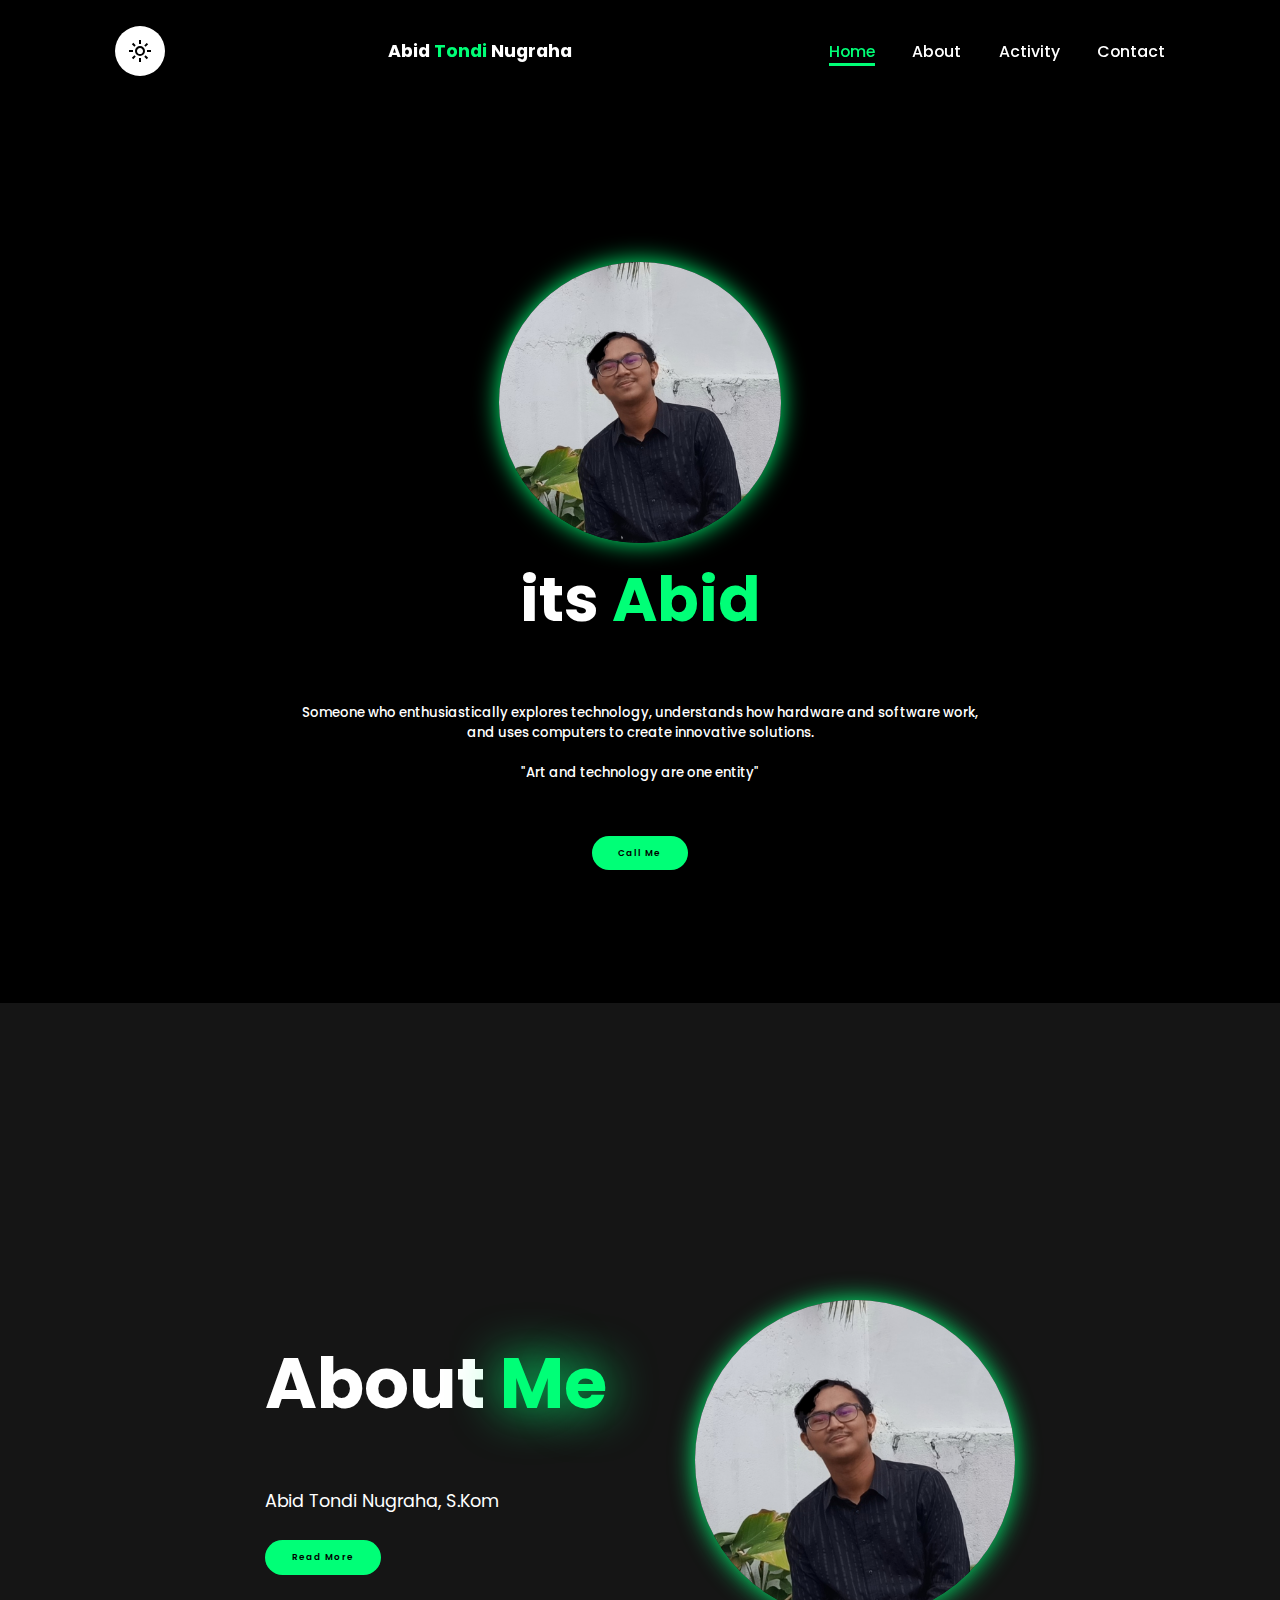
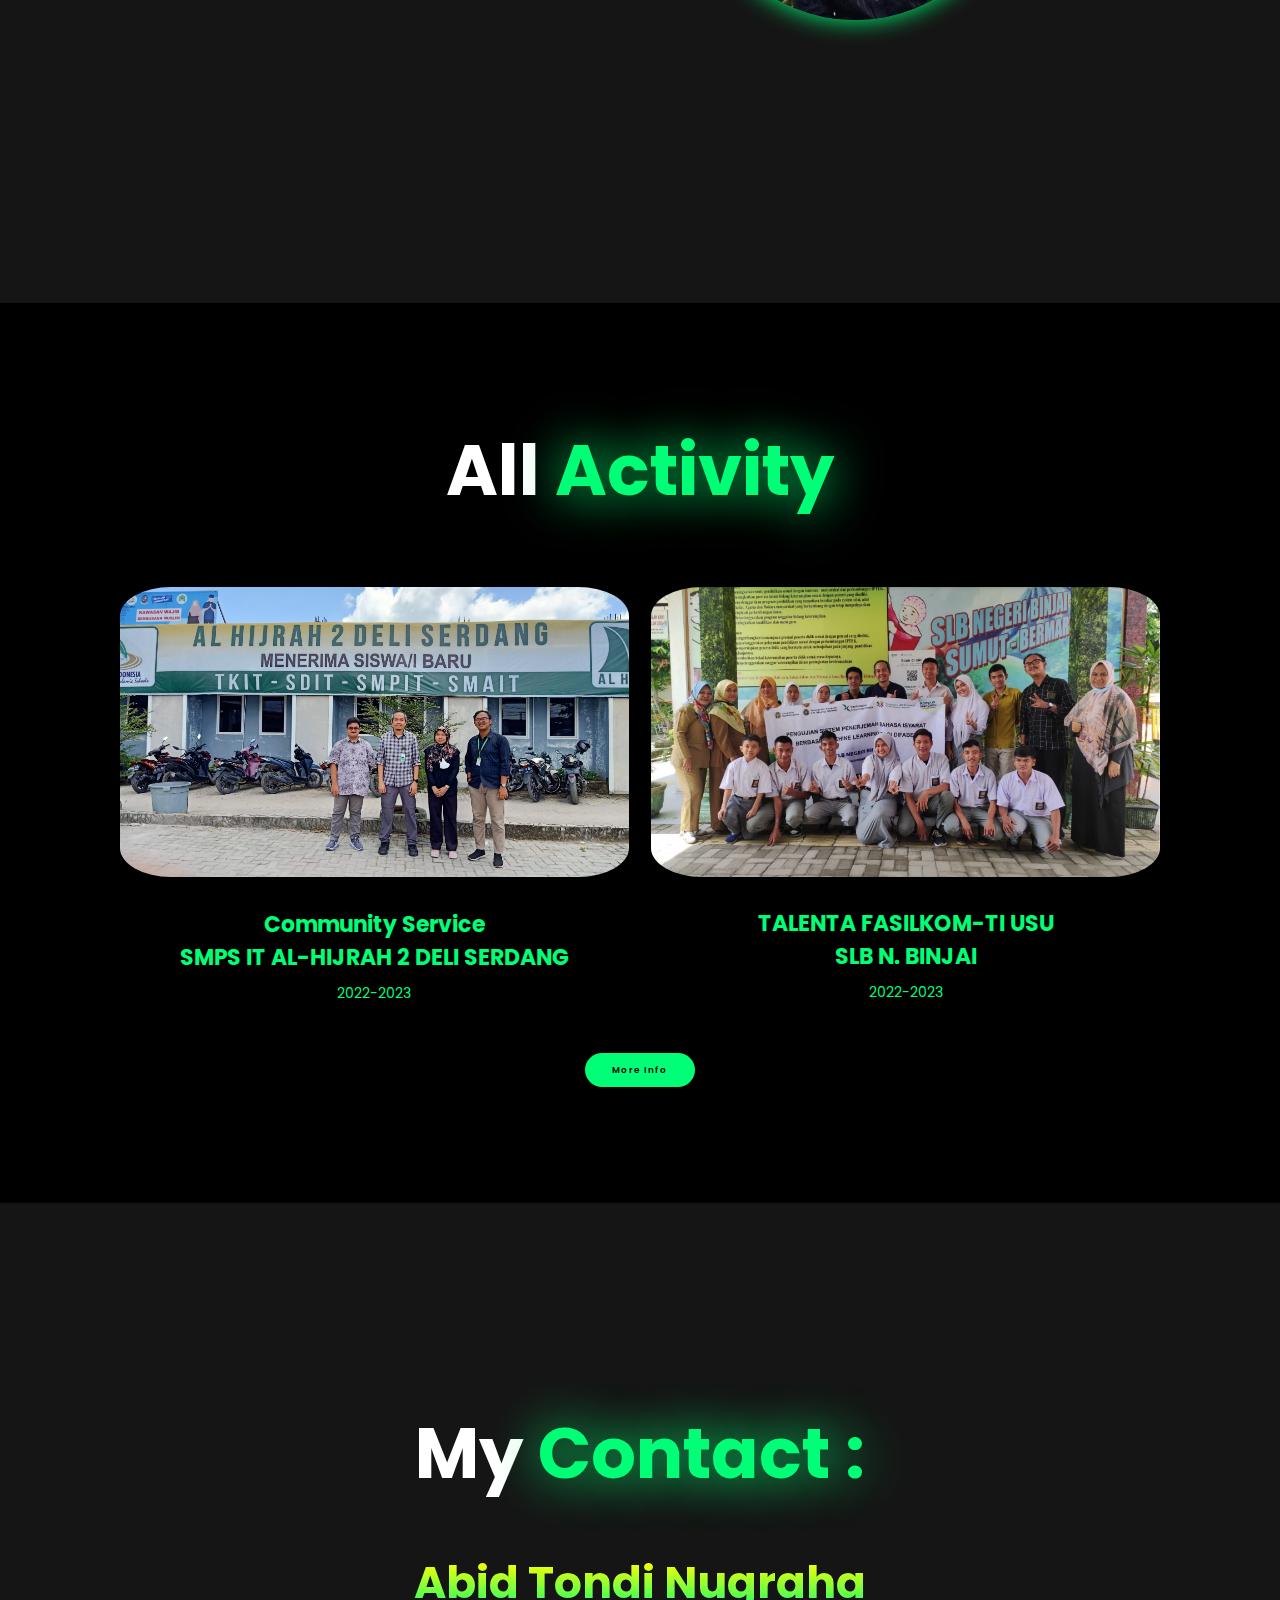
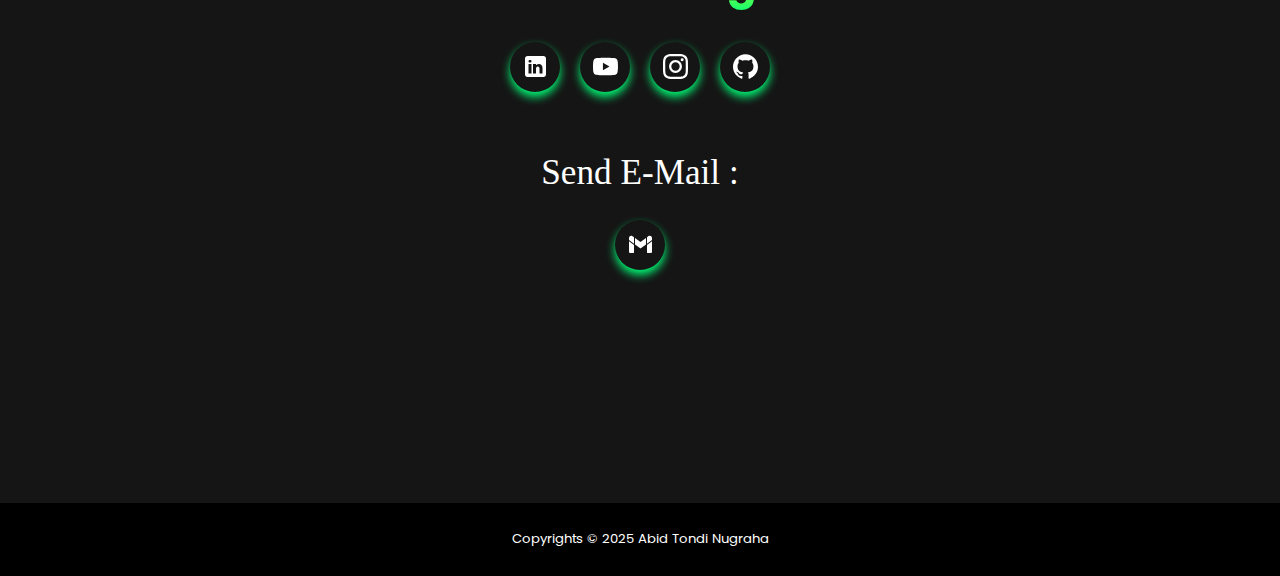
<file: index.html>
<!DOCTYPE html>
<html lang="en">
<head>
    <meta charset="UTF-8">
    <meta name="viewport" content="width=device-width, initial-scale=1.0">
    <title>Abid's Portfolio</title>
    <link rel="stylesheet" href="style.css">
    <link rel="icon" href="icon.png" type="image/x-icon">
    <link href='https://unpkg.com/boxicons@2.1.4/css/boxicons.min.css' rel="stylesheet">
</head>
<body>
    <div class="loading-screen" id="loading-screen">
        <div class="spinner"></div>
    </div>
    
    <header class="header">

        <button id="theme-switch">
            <svg xmlns="http://www.w3.org/2000/svg" height="24px" viewBox="0 -960 960 960" width="24px" fill="#5f6368"><path d="M480-360q50 0 85-35t35-85q0-50-35-85t-85-35q-50 0-85 35t-35 85q0 50 35 85t85 35Zm0 80q-83 0-141.5-58.5T280-480q0-83 58.5-141.5T480-680q83 0 141.5 58.5T680-480q0 83-58.5 141.5T480-280ZM200-440H40v-80h160v80Zm720 0H760v-80h160v80ZM440-760v-160h80v160h-80Zm0 720v-160h80v160h-80ZM256-650l-101-97 57-59 96 100-52 56Zm492 496-97-101 53-55 101 97-57 59Zm-98-550 97-101 59 57-100 96-56-52ZM154-212l101-97 55 53-97 101-59-57Zm326-268Z"/></svg>
            <svg xmlns="http://www.w3.org/2000/svg" height="24px" viewBox="0 -960 960 960" width="24px" fill="#5f6368"><path d="M480-120q-150 0-255-105T120-480q0-150 105-255t255-105q14 0 27.5 1t26.5 3q-41 29-65.5 75.5T444-660q0 90 63 153t153 63q55 0 101-24.5t75-65.5q2 13 3 26.5t1 27.5q0 150-105 255T480-120Zm0-80q88 0 158-48.5T740-375q-20 5-40 8t-40 3q-123 0-209.5-86.5T364-660q0-20 3-40t8-40q-78 32-126.5 102T200-480q0 116 82 198t198 82Zm-10-270Z"/></svg>
        </button>

        <a href="index.html" class="logo">Abid <span>Tondi</span> Nugraha</a>

        <i class='bx bx-menu' id="menu-icon">
        </i>

        <nav class="navbar"> 
                <a href="#home" class="active">Home</a> 
                <a href="#about">About</a>
                <a href="#activity">Activity</a>
                <a href="#contact">Contact</a>
        </nav> 
    </header>
    <section class="home" id="home">
        <div class="home-img">
            <img src="abid.jpg" alt="">
        </div>

        <div class="home-content">
            <h1>its <span>Abid</span></h1>
            <h3 class="text-animation">
                <span></span>
            </h3>
            <p>Someone who enthusiastically explores technology, understands how hardware and software work, <br>
                and uses computers to create innovative solutions.<br><br>
                "Art and technology are one entity"
            </p>

        </div>

        <a href="#contact" class="btn">Call Me</a>
    </section>  

    <section class="about" id="about">
        <div class="about-content">
            <h2 class="heading">About <span>Me</span></h2>
            <h3 class="text-animation">
            <span></span>
            </h3>
            <p>
             Abid Tondi Nugraha, S.Kom
            </p>
            <a href="about.html" class="btn">Read More</a>

        </div>

        
    </div>

        </div>
        <div class="about-img">
            <img src="abid.jpg" alt="">
        </div>
    </section>

    <section class="services" id="activity">
        <h2 class="heading">All <span>Activity</span></h2>
        
        <div class="services-container">

            <div class="service-box">
                <div class="service-info">
                    <div class="service-img">
                        <img src="1.jpg" alt="">
                    </div>
                    <h4>Community Service <BR>SMPS IT AL-HIJRAH 2 DELI SERDANG</h4>
                    <p>2022-2023</p>
                </div>
            </div>

            <div class="service-box">
                <div class="service-info">
                    <div class="service-img">
                        <img src="2.jpg" alt="">
                    </div>
                    
                    <h4>TALENTA FASILKOM-TI USU <br>SLB N. BINJAI</h4>
                    <p>2022-2023</p>
                </div>
            </div>
        </div>
        <div class="btn-project">
            <a href="activity.html" class="btn">More Info</a>
        </div>
    </section>

    <section class="contact" id="contact">
        <div class="contact-content">
            <h2 class="heading2">My <span>Contact :</span></h2>
            <h1>
                Abid Tondi Nugraha
            </h1>

            <div class="social">
                <div class="socials-container">
                    <a data-social="Linkedin" href="https://www.linkedin.com/in/abid-tondi-nugraha" target="_blank">
                      <svg role="img" viewBox="0 0 50 50" xmlns="http://www.w3.org/2000/svg"><title>Linkedin</title><path d="M41,4H9C6.24,4,4,6.24,4,9v32c0,2.76,2.24,5,5,5h32c2.76,0,5-2.24,5-5V9C46,6.24,43.76,4,41,4z M17,20v19h-6V20H17z M11,14.47c0-1.4,1.2-2.47,3-2.47s2.93,1.07,3,2.47c0,1.4-1.12,2.53-3,2.53C12.2,17,11,15.87,11,14.47z M39,39h-6c0,0,0-9.26,0-10 c0-2-1-4-3.5-4.04h-0.08C27,24.96,26,27.02,26,29c0,0.91,0,10,0,10h-6V20h6v2.56c0,0,1.93-2.56,5.81-2.56 c3.97,0,7.19,2.73,7.19,8.26V39z"/></svg>
                    </a>
                    <a data-social="Youtube" href="https://youtube.com/@abidtondinugraha6503" target="_blank">
                      <svg role="img" viewBox="0 0 24 24" xmlns="http://www.w3.org/2000/svg"><title>YouTube</title><path d="M23.498 6.186a3.016 3.016 0 0 0-2.122-2.136C19.505 3.545 12 3.545 12 3.545s-7.505 0-9.377.505A3.017 3.017 0 0 0 .502 6.186C0 8.07 0 12 0 12s0 3.93.502 5.814a3.016 3.016 0 0 0 2.122 2.136c1.871.505 9.376.505 9.376.505s7.505 0 9.377-.505a3.015 3.015 0 0 0 2.122-2.136C24 15.93 24 12 24 12s0-3.93-.502-5.814zM9.545 15.568V8.432L15.818 12l-6.273 3.568z"/></svg>
                    </a>
                    <a data-social="Instagram" href="https://www.instagram.com/a.tondi_" target="_blank">
                      <svg role="img" viewBox="0 0 24 24" xmlns="http://www.w3.org/2000/svg"><title>Instagram</title><path d="M7.0301.084c-1.2768.0602-2.1487.264-2.911.5634-.7888.3075-1.4575.72-2.1228 1.3877-.6652.6677-1.075 1.3368-1.3802 2.127-.2954.7638-.4956 1.6365-.552 2.914-.0564 1.2775-.0689 1.6882-.0626 4.947.0062 3.2586.0206 3.6671.0825 4.9473.061 1.2765.264 2.1482.5635 2.9107.308.7889.72 1.4573 1.388 2.1228.6679.6655 1.3365 1.0743 2.1285 1.38.7632.295 1.6361.4961 2.9134.552 1.2773.056 1.6884.069 4.9462.0627 3.2578-.0062 3.668-.0207 4.9478-.0814 1.28-.0607 2.147-.2652 2.9098-.5633.7889-.3086 1.4578-.72 2.1228-1.3881.665-.6682 1.0745-1.3378 1.3795-2.1284.2957-.7632.4966-1.636.552-2.9124.056-1.2809.0692-1.6898.063-4.948-.0063-3.2583-.021-3.6668-.0817-4.9465-.0607-1.2797-.264-2.1487-.5633-2.9117-.3084-.7889-.72-1.4568-1.3876-2.1228C21.2982 1.33 20.628.9208 19.8378.6165 19.074.321 18.2017.1197 16.9244.0645 15.6471.0093 15.236-.005 11.977.0014 8.718.0076 8.31.0215 7.0301.0839m.1402 21.6932c-1.17-.0509-1.8053-.2453-2.2287-.408-.5606-.216-.96-.4771-1.3819-.895-.422-.4178-.6811-.8186-.9-1.378-.1644-.4234-.3624-1.058-.4171-2.228-.0595-1.2645-.072-1.6442-.079-4.848-.007-3.2037.0053-3.583.0607-4.848.05-1.169.2456-1.805.408-2.2282.216-.5613.4762-.96.895-1.3816.4188-.4217.8184-.6814 1.3783-.9003.423-.1651 1.0575-.3614 2.227-.4171 1.2655-.06 1.6447-.072 4.848-.079 3.2033-.007 3.5835.005 4.8495.0608 1.169.0508 1.8053.2445 2.228.408.5608.216.96.4754 1.3816.895.4217.4194.6816.8176.9005 1.3787.1653.4217.3617 1.056.4169 2.2263.0602 1.2655.0739 1.645.0796 4.848.0058 3.203-.0055 3.5834-.061 4.848-.051 1.17-.245 1.8055-.408 2.2294-.216.5604-.4763.96-.8954 1.3814-.419.4215-.8181.6811-1.3783.9-.4224.1649-1.0577.3617-2.2262.4174-1.2656.0595-1.6448.072-4.8493.079-3.2045.007-3.5825-.006-4.848-.0608M16.953 5.5864A1.44 1.44 0 1 0 18.39 4.144a1.44 1.44 0 0 0-1.437 1.4424M5.8385 12.012c.0067 3.4032 2.7706 6.1557 6.173 6.1493 3.4026-.0065 6.157-2.7701 6.1506-6.1733-.0065-3.4032-2.771-6.1565-6.174-6.1498-3.403.0067-6.156 2.771-6.1496 6.1738M8 12.0077a4 4 0 1 1 4.008 3.9921A3.9996 3.9996 0 0 1 8 12.0077"/></svg>
                    </a>
                    <a data-social="Github" href="https://github.com/cyber-adiha" target="_blank">
                      <svg role="img" viewBox="0 0 24 24" xmlns="http://www.w3.org/2000/svg"><title>Github</title><path d="M12 .297c-6.63 0-12 5.373-12 12 0 5.303 3.438 9.8 8.205 11.385.6.113.82-.258.82-.577 0-.285-.01-1.04-.015-2.04-3.338.724-4.042-1.61-4.042-1.61C4.422 18.07 3.633 17.7 3.633 17.7c-1.087-.744.084-.729.084-.729 1.205.084 1.838 1.236 1.838 1.236 1.07 1.835 2.809 1.305 3.495.998.108-.776.417-1.305.76-1.605-2.665-.3-5.466-1.332-5.466-5.93 0-1.31.465-2.38 1.235-3.22-.135-.303-.54-1.523.105-3.176 0 0 1.005-.322 3.3 1.23.96-.267 1.98-.399 3-.405 1.02.006 2.04.138 3 .405 2.28-1.552 3.285-1.23 3.285-1.23.645 1.653.24 2.873.12 3.176.765.84 1.23 1.91 1.23 3.22 0 4.61-2.805 5.625-5.475 5.92.42.36.81 1.096.81 2.22 0 1.606-.015 2.896-.015 3.286 0 .315.21.69.825.57C20.565 22.092 24 17.592 24 12.297c0-6.627-5.373-12-12-12"/></svg>
                    </a>
                </div>
            </div>
            
            <div class="social">
                <p>Send E-Mail :</p>
                <div class="socials-container">
                    <a data-social="Gmail" href="mailto:abidtondinugraha.com" target="_blank">
                    <svg role="img" xmlns="http://www.w3.org/2000/svg" viewBox="0 0 50 50"><title>Gmail</title><path d="M12 23.403V23.39 10.389L11.88 10.3h-.01L9.14 8.28C7.47 7.04 5.09 7.1 3.61 8.56 2.62 9.54 2 10.9 2 12.41v3.602L12 23.403zM38 23.39v.013l10-7.391V12.41c0-1.49-.6-2.85-1.58-3.83-1.46-1.457-3.765-1.628-5.424-.403L38.12 10.3 38 10.389V23.39zM14 24.868l10.406 7.692c.353.261.836.261 1.189 0L36 24.868V11.867L25 20l-11-8.133V24.868zM38 25.889V41c0 .552.448 1 1 1h6.5c1.381 0 2.5-1.119 2.5-2.5V18.497L38 25.889zM12 25.889L2 18.497V39.5C2 40.881 3.119 42 4.5 42H11c.552 0 1-.448 1-1V25.889z"/></svg>
                    </a>
                </div>
            </div>

    </section>

    <footer class="footer">
        <p>Copyrights © 2025 Abid Tondi Nugraha</p>
        <p id="current-time"></p>
    </footer>

    <script src="script.js" defer></script>
</body>
</html>
</file>
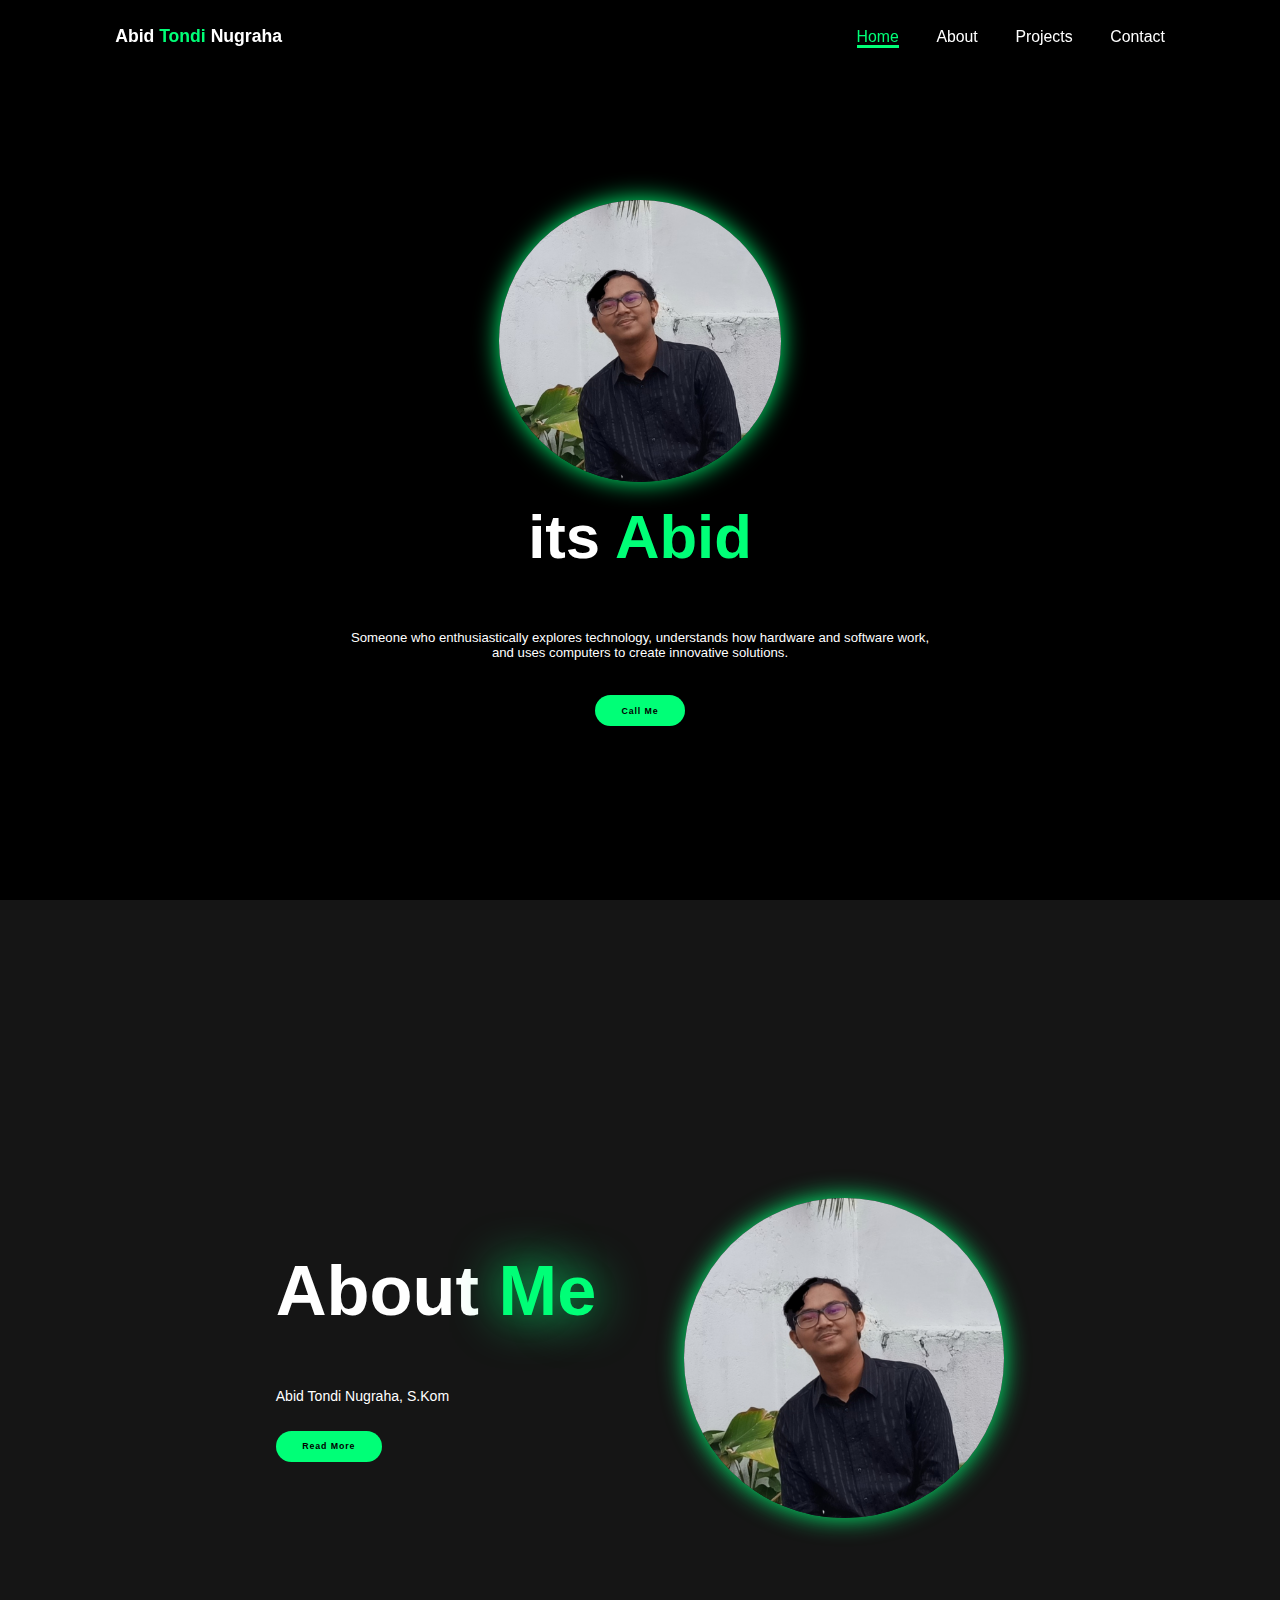
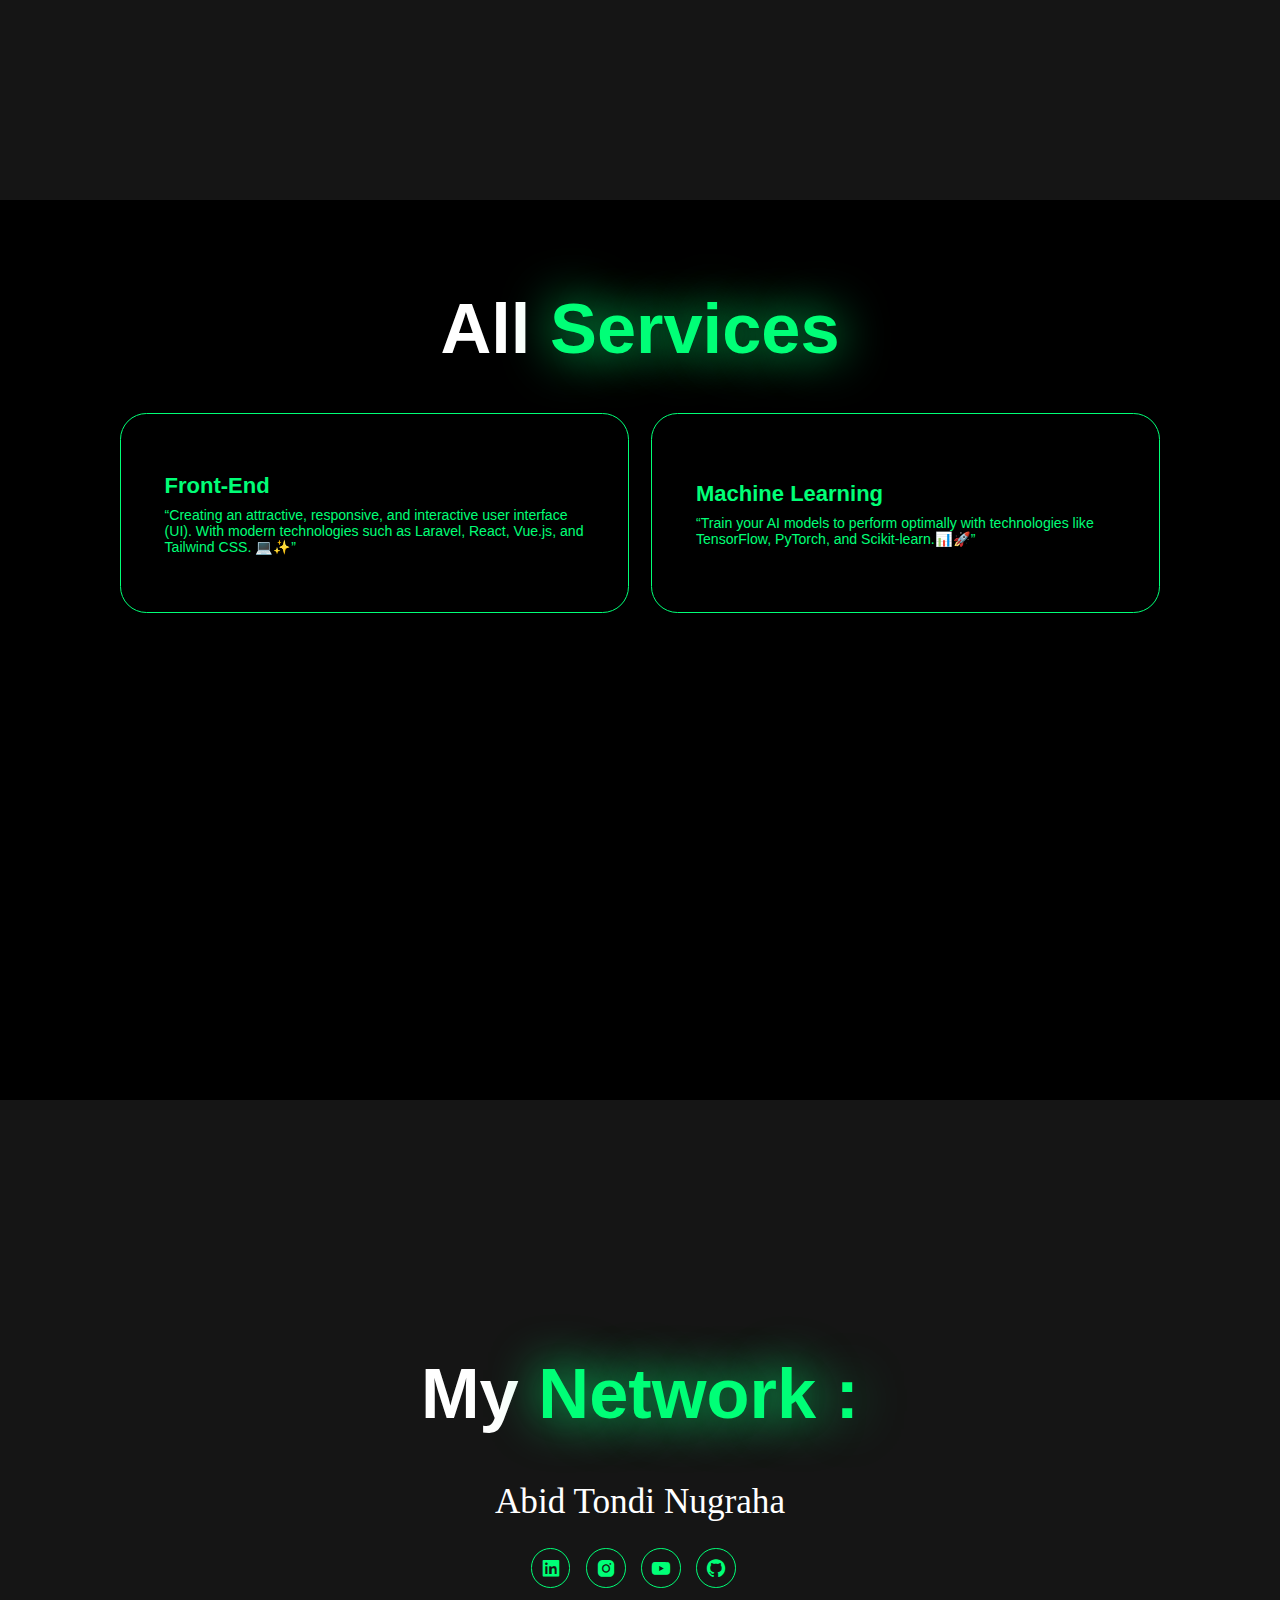
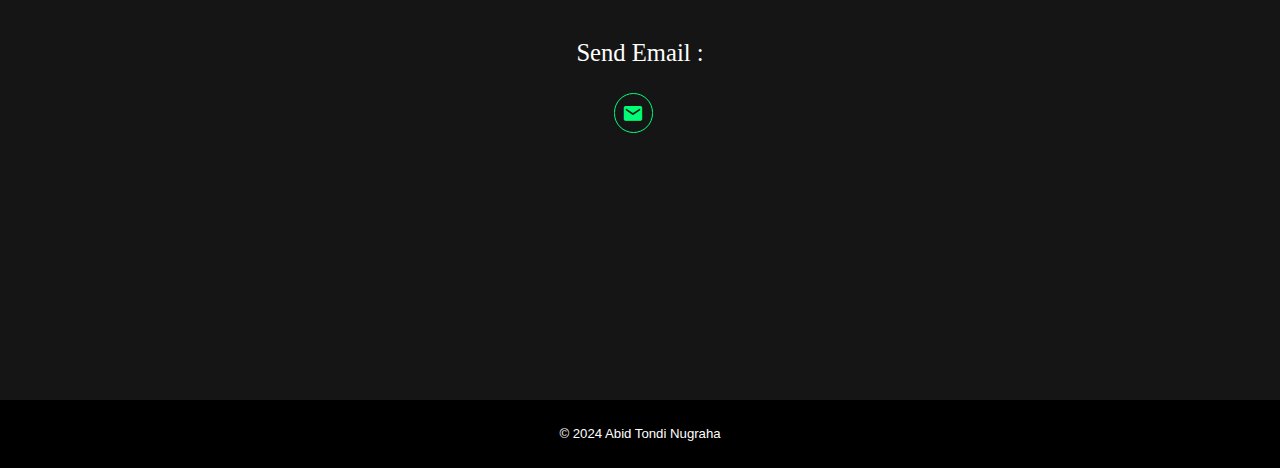
<file: portfolio/index.html>
<!DOCTYPE html>
<html lang="en">
<head>
    <meta charset="UTF-8">
    <meta name="viewport" content="width=device-width, initial-scale=1.0">
    <title>Abid's Portfolio</title>
    <link rel="stylesheet" href="style.css">
    <link href='https://unpkg.com/boxicons@2.1.4/css/boxicons.min.css' rel="stylesheet">
</head>
<body>
    <header class="header">
        <a href="#home" class="logo">Abid <span>Tondi</span> Nugraha</a>

        <i class='bx bx-menu' id="menu-icon">
        </i>

        <nav class="navbar"> 
                <a href="#home" class="active">Home</a> 
                <a href="#about">About</a>
                <a href="#services">Projects</a>
                <a href="#contact">Contact</a>
        </nav> 
    </header>
    <section class="home" id="home">
        <div class="home-img">
            <img src="abid.jpg" alt="">
        </div>

        <div class="home-content">
            <h1>its <span>Abid</span></h1>
            <h3 class="text-animation">
                <span></span>
            </h3>
            <p>Someone who enthusiastically explores technology, understands how hardware and software work, <br>
                and uses computers to create innovative solutions.
            </p>

        </div>

        <a href="#contact" class="btn">Call Me</a>
    </section>  

    <section class="about" id="about">
        <div class="about-content">
            <h2 class="heading">About <span>Me</span></h2>
            <h3 class="text-animation">
            <span></span>
            </h3>
            <p>
             Abid Tondi Nugraha, S.Kom
            </p>
            <a href="about.html" class="btn">Read More</a>
        </div>
        <div class="about-img">
            <img src="abid.jpg" alt="">
        </div>
    </section>

    <section class="services" id="services">
        <h2 class="heading">All <span>Services</span></h2>
        
        <div class="services-container">

            <div class="service-box">
                <div class="service-info">
                    <h4>Front-End</h4>
                    <p>“Creating an attractive, responsive, and interactive user interface (UI). With modern technologies such as Laravel, React, Vue.js, and Tailwind CSS. 💻✨”
                    </p>
                </div>
            </div>

            <!-- <div class="service-box">
                <div class="service-info">
                    <h4>Back-End</h4>
                    <p> “Managing databases (MySql), API development, to third-party service integration, using the best technologies such as PHP, Python, Node.js and Django ⚙️📡”
                    </p>
                </div>
            </div> -->

            <div class="service-box">
                <div class="service-info">
                    <h4>Machine Learning</h4>
                    <p>“Train your AI models to perform optimally with technologies like TensorFlow, PyTorch, and Scikit-learn.📊🚀”
                    </p>
                </div>
            </div>

            <!-- <div class="service-box">
                <div class="service-info">
                    <h4>IT Support</h4>
                    <p>“Handling all your technical needs, from troubleshooting, network management, to system security.🔧🌐”
                    </p>
                </div>
            </div> -->
            
        </div>
    </section>

    <section class="contact" id="contact">
        <div class="contact-content">
            <h2 class="heading2">My <span>Network :</span></h2>
            <p>
                Abid Tondi Nugraha
            </p>
            <div class="social-icons">
                <a href="https://www.linkedin.com/in/abid-tondi-nugraha-253113230" target="_blank"><i class='bx bxl-linkedin-square'></i></a>
                <a href="https://www.instagram.com/a.tondi_ " target="_blank"><i class='bx bxl-instagram-alt'></i></a>
                <a href="https://youtube.com/@abidtondinugraha6503" target="_blank"><i class='bx bxl-youtube'></i></a>
                <a href="https://github.com/cyber-adiha" target="_blank"><i class='bx bxl-github'></i></a>
            </div>
            
            <div class="email">
                <p> Send Email : </p>
                    <div class="social-icons">
                     <a href="mailto:abidtondinugraha.com" target="_blank"><i class='bx bxs-envelope'></i></a>
                    </div>
            </div>
        </div>
    </section>

    <footer class="footer">
        <p>© 2024 Abid Tondi Nugraha</p>
    </footer>

    <script src="script.js"></script>
</body>
</html>
</file>
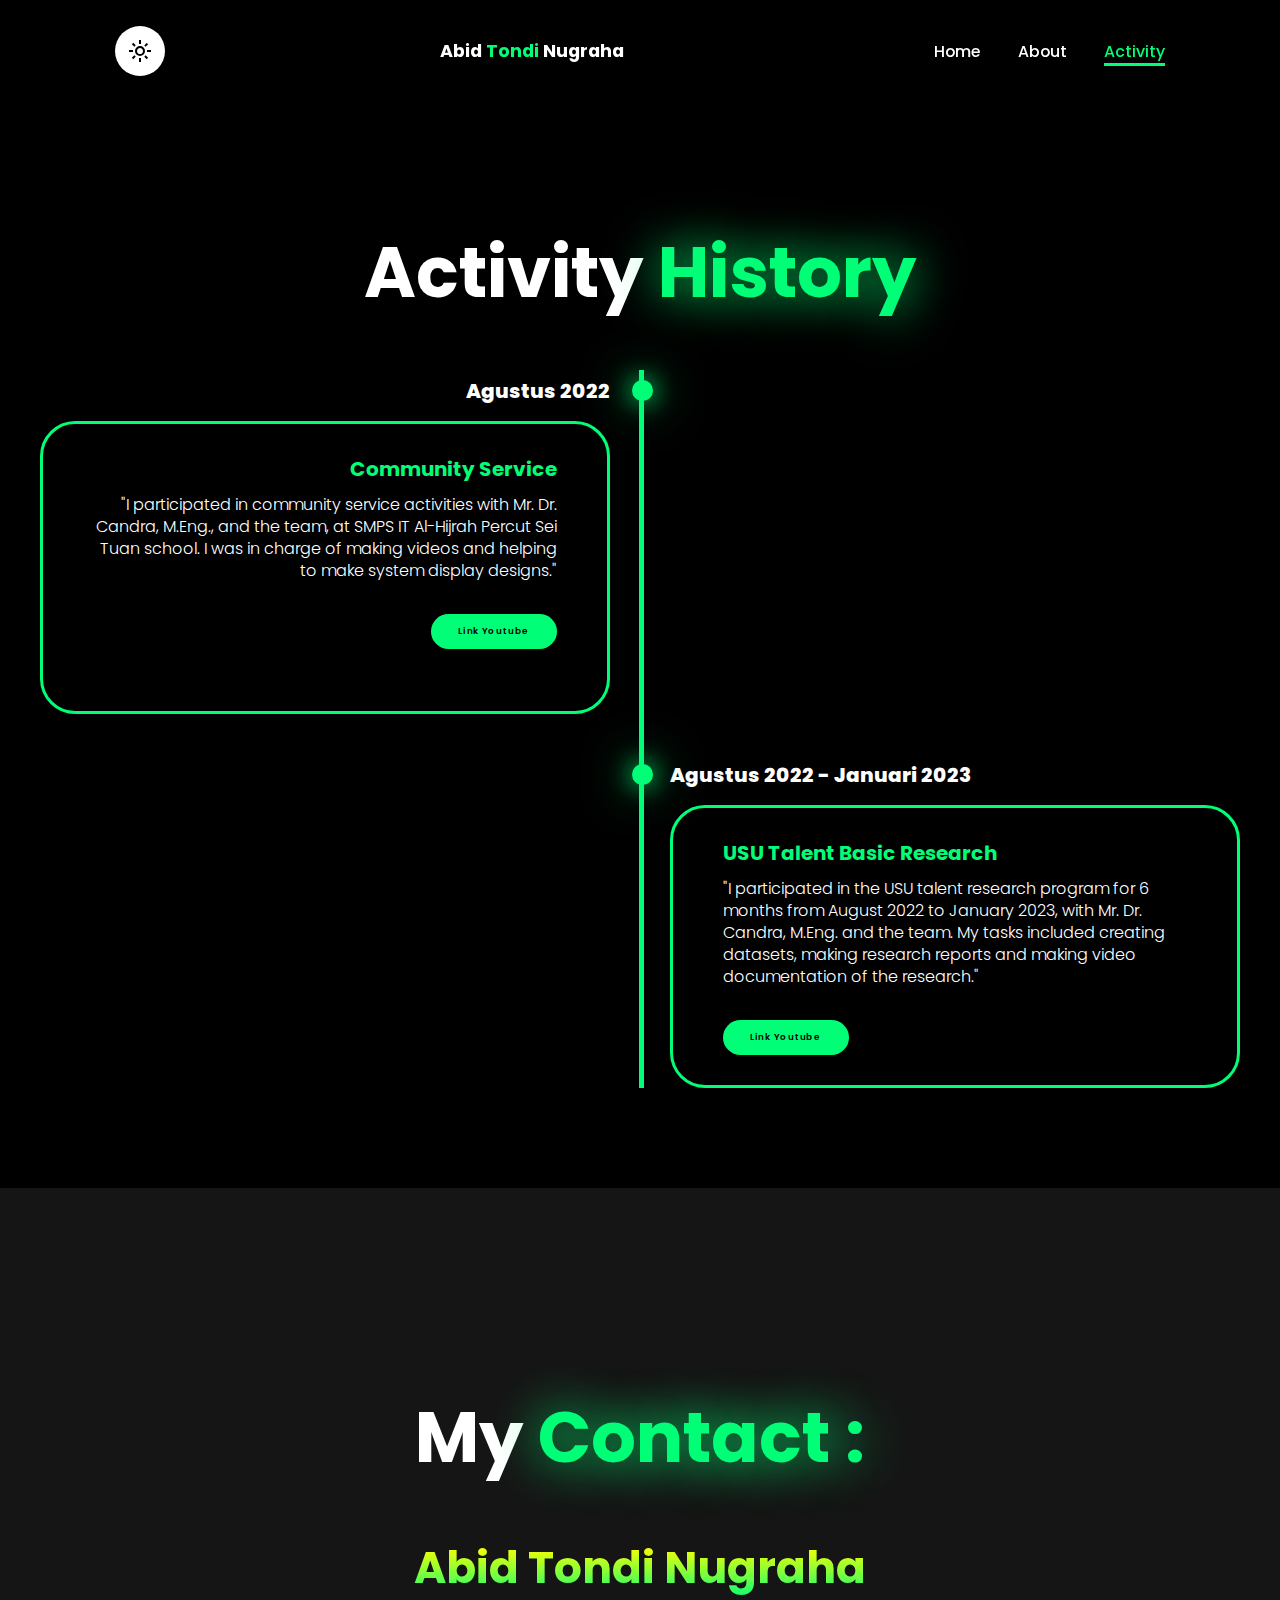
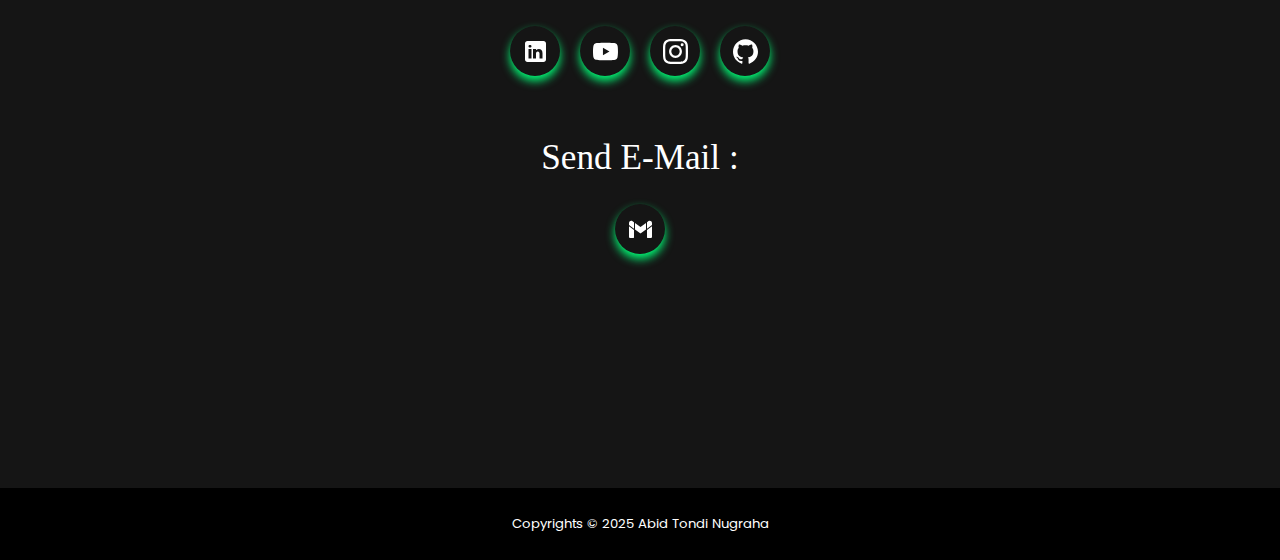
<file: activity.html>
<!DOCTYPE html>
<html lang="en">
<head>
    <meta charset="UTF-8">
    <meta name="viewport" content="width=device-width, initial-scale=1.0">
    <title>Abid's Portfolio</title>
    <link rel="stylesheet" href="style.css">
    <link rel="icon" href="icon.png" type="image/x-icon">
    <link href='https://unpkg.com/boxicons@2.1.4/css/boxicons.min.css' rel="stylesheet">
</head>
<body>

    <div class="loading-screen" id="loading-screen">
        <div class="spinner"></div>
    </div>
    
    <header class="header">

        <button id="theme-switch">
            <svg xmlns="http://www.w3.org/2000/svg" height="24px" viewBox="0 -960 960 960" width="24px" fill="#5f6368"><path d="M480-360q50 0 85-35t35-85q0-50-35-85t-85-35q-50 0-85 35t-35 85q0 50 35 85t85 35Zm0 80q-83 0-141.5-58.5T280-480q0-83 58.5-141.5T480-680q83 0 141.5 58.5T680-480q0 83-58.5 141.5T480-280ZM200-440H40v-80h160v80Zm720 0H760v-80h160v80ZM440-760v-160h80v160h-80Zm0 720v-160h80v160h-80ZM256-650l-101-97 57-59 96 100-52 56Zm492 496-97-101 53-55 101 97-57 59Zm-98-550 97-101 59 57-100 96-56-52ZM154-212l101-97 55 53-97 101-59-57Zm326-268Z"/></svg>
            <svg xmlns="http://www.w3.org/2000/svg" height="24px" viewBox="0 -960 960 960" width="24px" fill="#5f6368"><path d="M480-120q-150 0-255-105T120-480q0-150 105-255t255-105q14 0 27.5 1t26.5 3q-41 29-65.5 75.5T444-660q0 90 63 153t153 63q55 0 101-24.5t75-65.5q2 13 3 26.5t1 27.5q0 150-105 255T480-120Zm0-80q88 0 158-48.5T740-375q-20 5-40 8t-40 3q-123 0-209.5-86.5T364-660q0-20 3-40t8-40q-78 32-126.5 102T200-480q0 116 82 198t198 82Zm-10-270Z"/></svg>
        </button>
        
        <a href="index.html" class="logo">Abid <span>Tondi</span> Nugraha</a>

        <i class='bx bx-menu' id="menu-icon">
        </i>

        <nav class="navbar"> 
                <a href="index.html">Home</a> 
                <a href="about.html">About</a>
                <a href="activity.html"class="active">Activity</a>
        </nav> 
    </header>
    <section class="project" id="activity">
        
        <h2 class="heading3">Activity <Span>History</Span></h2>

        <div class="timeline-items">
            
            <div class="timeline-item">
                <div class="timeline-dot"></div>
                    <div class="timeline-date">Agustus 2022</div>
                    <div class="timeline-content">
                        <h3>Community Service</h3>
                        <p>"I participated in community service activities with Mr. Dr. Candra, M.Eng., and the team, at SMPS IT Al-Hijrah Percut Sei Tuan school. 
                            I was in charge of making videos and helping to make system display designs."</p>
                        <a href="https://youtu.be/gb7x45xPSQE?si=M2rifz60MF06HjNj" target="_blank" class="btn">Link Youtube</a></p>
                    </div>
            </div>

            <div class="timeline-item">
                <div class="timeline-dot"></div>
                    <div class="timeline-date">Agustus 2022 - Januari 2023</div>
                    <div class="timeline-content">
                        <h3>USU Talent Basic Research</h3>
                        <p>"I participated in the USU talent research program for 6 months from August 2022 to January 2023, with Mr. Dr. Candra, M.Eng. and the team. My tasks included creating datasets, making research reports and making video documentation of the research."</p>
                        <a href="https://youtu.be/nUP5_QdiP9A?si=8Fp1fbJuFb2_8xms" target="_blank" class="btn">Link Youtube</a>
                    </div>
            </div>

        </div>
    </section>  

    <section class="contact" id="contact">
        <div class="contact-content">
            <h2 class="heading2">My <span>Contact :</span></h2>
            <h1>
                Abid Tondi Nugraha
            </h1>

            <div class="social">
                <div class="socials-container">
                    <a data-social="Linkedin" href="https://www.linkedin.com/in/abid-tondi-nugraha" target="_blank">
                      <svg role="img" viewBox="0 0 50 50" xmlns="http://www.w3.org/2000/svg"><title>Linkedin</title><path d="M41,4H9C6.24,4,4,6.24,4,9v32c0,2.76,2.24,5,5,5h32c2.76,0,5-2.24,5-5V9C46,6.24,43.76,4,41,4z M17,20v19h-6V20H17z M11,14.47c0-1.4,1.2-2.47,3-2.47s2.93,1.07,3,2.47c0,1.4-1.12,2.53-3,2.53C12.2,17,11,15.87,11,14.47z M39,39h-6c0,0,0-9.26,0-10 c0-2-1-4-3.5-4.04h-0.08C27,24.96,26,27.02,26,29c0,0.91,0,10,0,10h-6V20h6v2.56c0,0,1.93-2.56,5.81-2.56 c3.97,0,7.19,2.73,7.19,8.26V39z"/></svg>
                    </a>
                    <a data-social="Youtube" href="https://youtube.com/@abidtondinugraha6503" target="_blank">
                      <svg role="img" viewBox="0 0 24 24" xmlns="http://www.w3.org/2000/svg"><title>YouTube</title><path d="M23.498 6.186a3.016 3.016 0 0 0-2.122-2.136C19.505 3.545 12 3.545 12 3.545s-7.505 0-9.377.505A3.017 3.017 0 0 0 .502 6.186C0 8.07 0 12 0 12s0 3.93.502 5.814a3.016 3.016 0 0 0 2.122 2.136c1.871.505 9.376.505 9.376.505s7.505 0 9.377-.505a3.015 3.015 0 0 0 2.122-2.136C24 15.93 24 12 24 12s0-3.93-.502-5.814zM9.545 15.568V8.432L15.818 12l-6.273 3.568z"/></svg>
                    </a>
                    <a data-social="Instagram" href="https://www.instagram.com/a.tondi_" target="_blank">
                      <svg role="img" viewBox="0 0 24 24" xmlns="http://www.w3.org/2000/svg"><title>Instagram</title><path d="M7.0301.084c-1.2768.0602-2.1487.264-2.911.5634-.7888.3075-1.4575.72-2.1228 1.3877-.6652.6677-1.075 1.3368-1.3802 2.127-.2954.7638-.4956 1.6365-.552 2.914-.0564 1.2775-.0689 1.6882-.0626 4.947.0062 3.2586.0206 3.6671.0825 4.9473.061 1.2765.264 2.1482.5635 2.9107.308.7889.72 1.4573 1.388 2.1228.6679.6655 1.3365 1.0743 2.1285 1.38.7632.295 1.6361.4961 2.9134.552 1.2773.056 1.6884.069 4.9462.0627 3.2578-.0062 3.668-.0207 4.9478-.0814 1.28-.0607 2.147-.2652 2.9098-.5633.7889-.3086 1.4578-.72 2.1228-1.3881.665-.6682 1.0745-1.3378 1.3795-2.1284.2957-.7632.4966-1.636.552-2.9124.056-1.2809.0692-1.6898.063-4.948-.0063-3.2583-.021-3.6668-.0817-4.9465-.0607-1.2797-.264-2.1487-.5633-2.9117-.3084-.7889-.72-1.4568-1.3876-2.1228C21.2982 1.33 20.628.9208 19.8378.6165 19.074.321 18.2017.1197 16.9244.0645 15.6471.0093 15.236-.005 11.977.0014 8.718.0076 8.31.0215 7.0301.0839m.1402 21.6932c-1.17-.0509-1.8053-.2453-2.2287-.408-.5606-.216-.96-.4771-1.3819-.895-.422-.4178-.6811-.8186-.9-1.378-.1644-.4234-.3624-1.058-.4171-2.228-.0595-1.2645-.072-1.6442-.079-4.848-.007-3.2037.0053-3.583.0607-4.848.05-1.169.2456-1.805.408-2.2282.216-.5613.4762-.96.895-1.3816.4188-.4217.8184-.6814 1.3783-.9003.423-.1651 1.0575-.3614 2.227-.4171 1.2655-.06 1.6447-.072 4.848-.079 3.2033-.007 3.5835.005 4.8495.0608 1.169.0508 1.8053.2445 2.228.408.5608.216.96.4754 1.3816.895.4217.4194.6816.8176.9005 1.3787.1653.4217.3617 1.056.4169 2.2263.0602 1.2655.0739 1.645.0796 4.848.0058 3.203-.0055 3.5834-.061 4.848-.051 1.17-.245 1.8055-.408 2.2294-.216.5604-.4763.96-.8954 1.3814-.419.4215-.8181.6811-1.3783.9-.4224.1649-1.0577.3617-2.2262.4174-1.2656.0595-1.6448.072-4.8493.079-3.2045.007-3.5825-.006-4.848-.0608M16.953 5.5864A1.44 1.44 0 1 0 18.39 4.144a1.44 1.44 0 0 0-1.437 1.4424M5.8385 12.012c.0067 3.4032 2.7706 6.1557 6.173 6.1493 3.4026-.0065 6.157-2.7701 6.1506-6.1733-.0065-3.4032-2.771-6.1565-6.174-6.1498-3.403.0067-6.156 2.771-6.1496 6.1738M8 12.0077a4 4 0 1 1 4.008 3.9921A3.9996 3.9996 0 0 1 8 12.0077"/></svg>
                    </a>
                    <a data-social="Github" href="https://github.com/cyber-adiha" target="_blank">
                      <svg role="img" viewBox="0 0 24 24" xmlns="http://www.w3.org/2000/svg"><title>Github</title><path d="M12 .297c-6.63 0-12 5.373-12 12 0 5.303 3.438 9.8 8.205 11.385.6.113.82-.258.82-.577 0-.285-.01-1.04-.015-2.04-3.338.724-4.042-1.61-4.042-1.61C4.422 18.07 3.633 17.7 3.633 17.7c-1.087-.744.084-.729.084-.729 1.205.084 1.838 1.236 1.838 1.236 1.07 1.835 2.809 1.305 3.495.998.108-.776.417-1.305.76-1.605-2.665-.3-5.466-1.332-5.466-5.93 0-1.31.465-2.38 1.235-3.22-.135-.303-.54-1.523.105-3.176 0 0 1.005-.322 3.3 1.23.96-.267 1.98-.399 3-.405 1.02.006 2.04.138 3 .405 2.28-1.552 3.285-1.23 3.285-1.23.645 1.653.24 2.873.12 3.176.765.84 1.23 1.91 1.23 3.22 0 4.61-2.805 5.625-5.475 5.92.42.36.81 1.096.81 2.22 0 1.606-.015 2.896-.015 3.286 0 .315.21.69.825.57C20.565 22.092 24 17.592 24 12.297c0-6.627-5.373-12-12-12"/></svg>
                    </a>
                </div>
            </div>
            
            <div class="social">
                <p>Send E-Mail :</p>
                <div class="socials-container">
                    <a data-social="Gmail" href="mailto:abidtondinugraha.com" target="_blank">
                    <svg role="img" xmlns="http://www.w3.org/2000/svg" viewBox="0 0 50 50"><title>Gmail</title><path d="M12 23.403V23.39 10.389L11.88 10.3h-.01L9.14 8.28C7.47 7.04 5.09 7.1 3.61 8.56 2.62 9.54 2 10.9 2 12.41v3.602L12 23.403zM38 23.39v.013l10-7.391V12.41c0-1.49-.6-2.85-1.58-3.83-1.46-1.457-3.765-1.628-5.424-.403L38.12 10.3 38 10.389V23.39zM14 24.868l10.406 7.692c.353.261.836.261 1.189 0L36 24.868V11.867L25 20l-11-8.133V24.868zM38 25.889V41c0 .552.448 1 1 1h6.5c1.381 0 2.5-1.119 2.5-2.5V18.497L38 25.889zM12 25.889L2 18.497V39.5C2 40.881 3.119 42 4.5 42H11c.552 0 1-.448 1-1V25.889z"/></svg>
                    </a>
                </div>
            </div>

    </section>

    <footer class="footer">
        <p>Copyrights © 2025 Abid Tondi Nugraha</p>
        
        <p id="current-time"></p>
    </footer>

    <script src="script.js"></script>
</body>
</html>
</file>
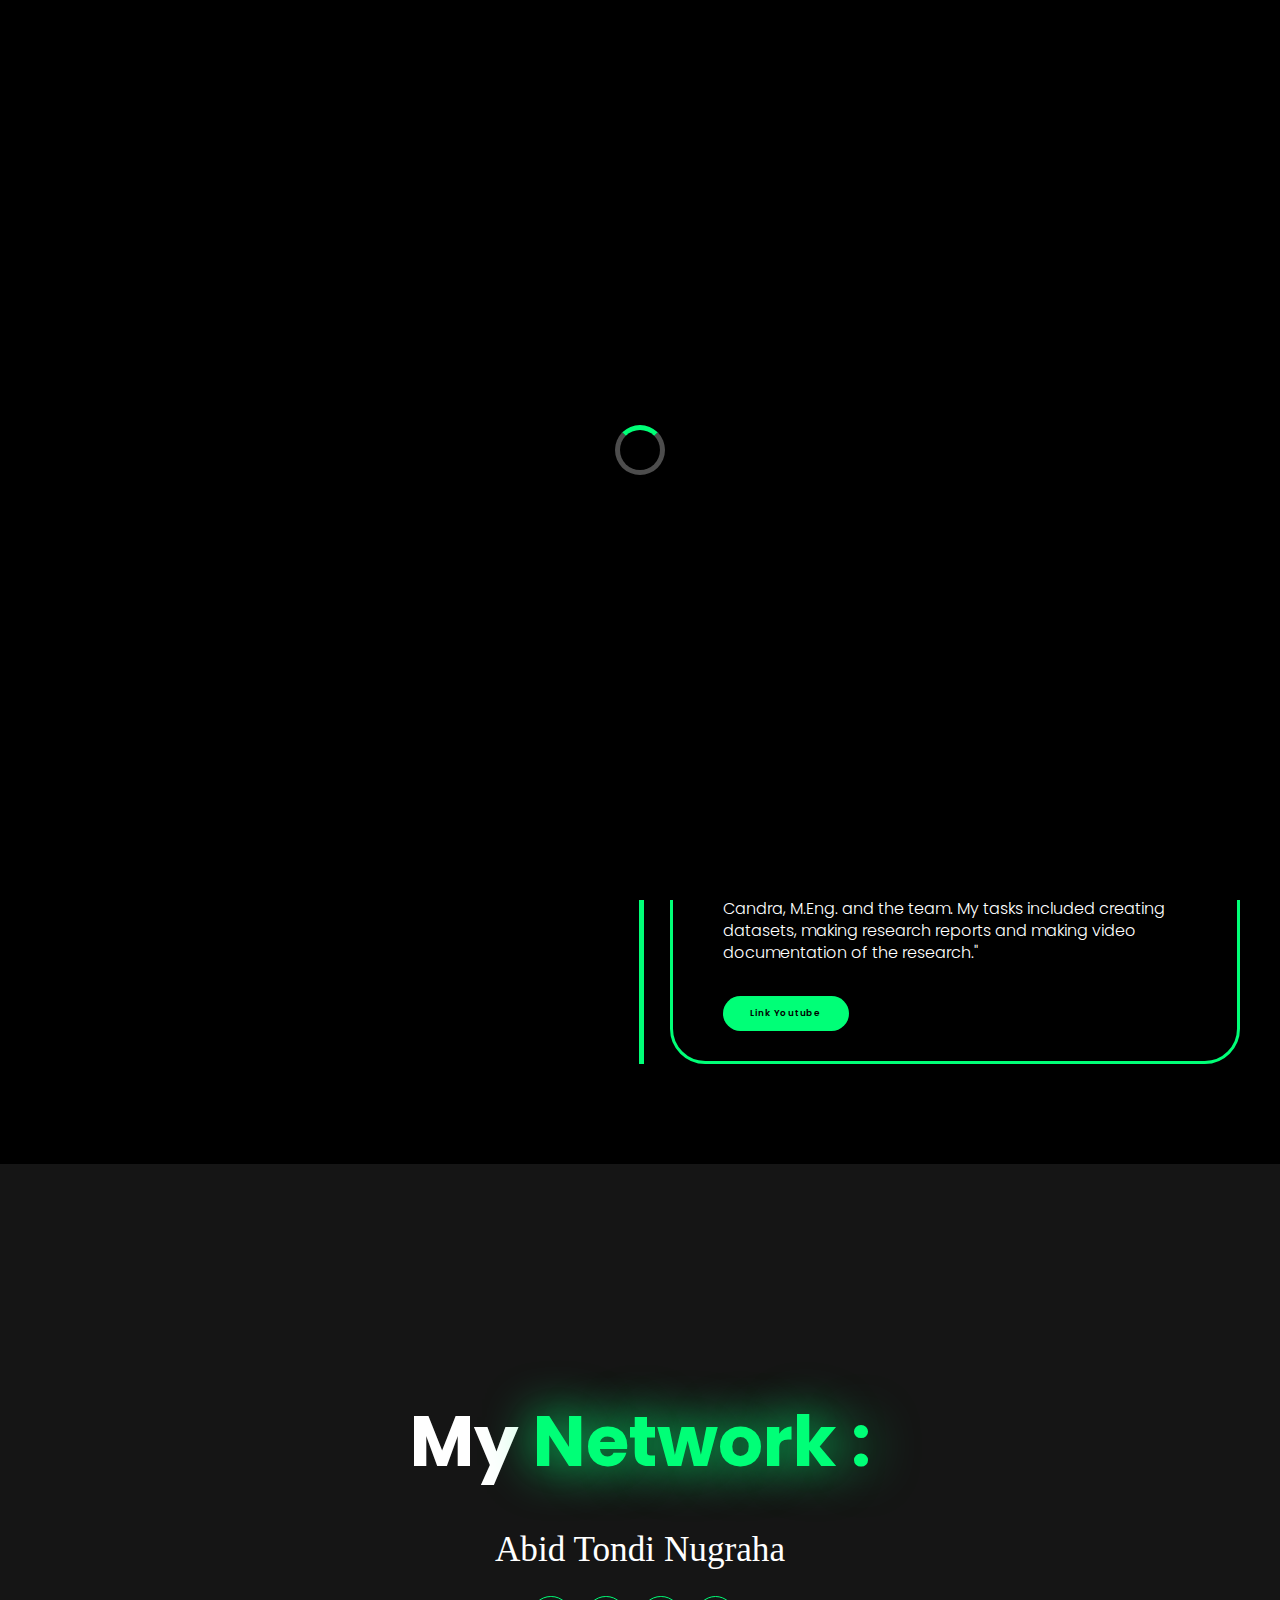
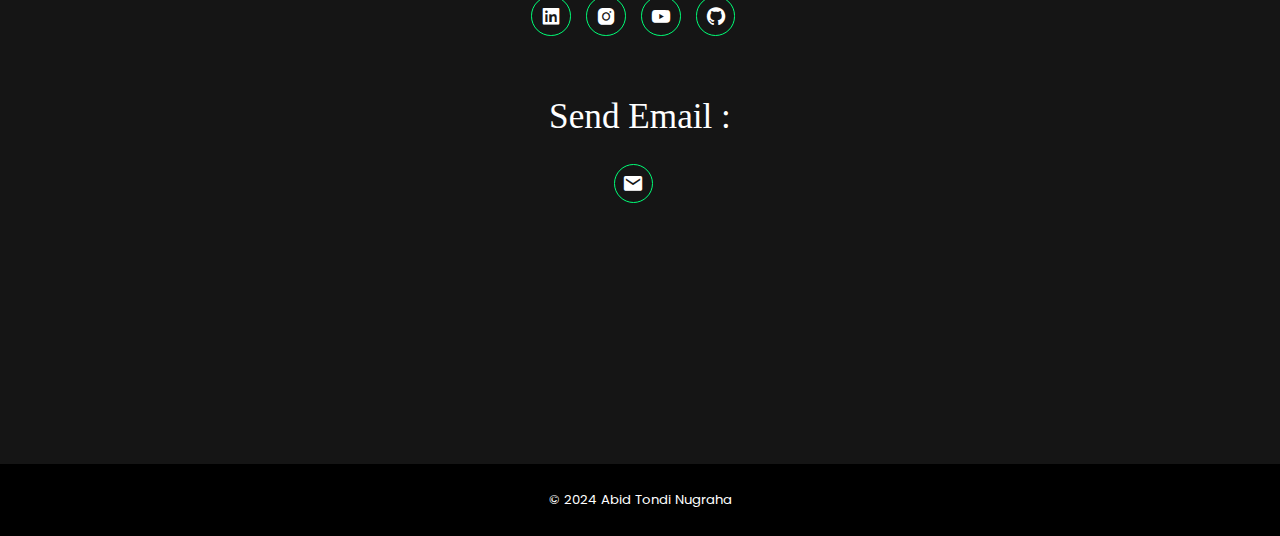
<file: project.html>
<!DOCTYPE html>
<html lang="en">
<head>
    <meta charset="UTF-8">
    <meta name="viewport" content="width=device-width, initial-scale=1.0">
    <title>Abid's Portfolio</title>
    <link rel="stylesheet" href="style.css">
    <link rel="icon" href="icon2.png" type="image/x-icon">
    <link href='https://unpkg.com/boxicons@2.1.4/css/boxicons.min.css' rel="stylesheet">
</head>
<body>

    <div class="loading-screen" id="loading-screen">
        <div class="spinner"></div>
    </div>
    
    <header class="header">
        <a href="index.html" class="logo">Abid <span>Tondi</span> Nugraha</a>

        <i class='bx bx-menu' id="menu-icon">
        </i>

        <nav class="navbar"> 
                <a href="index.html">Home</a> 
                <a href="about.html">About</a>
                <a href="project.html"class="active" >Projects</a>
                <a href="#contact">Contact</a>
        </nav> 
    </header>
    <section class="project" id="project">
        
        <h2 class="heading3">Activity <Span>History</Span></h2>

        <div class="timeline-items">
            
            <div class="timeline-item">
                <div class="timeline-dot"></div>
                    <div class="timeline-date">Agustus 2022</div>
                    <div class="timeline-content">
                        <h3>Community Service</h3>
                        <p>"I participated in community service activities with Mr. Dr. Candra, M.Eng., and the team, at SMPS IT Al-Hijrah Percut Sei Tuan school. I was in charge of making videos and helping to make system display designs."</p>
                        <a href="https://youtu.be/gb7x45xPSQE?si=M2rifz60MF06HjNj" target="_blank" class="btn">Link Youtube</a></p>
                    </div>
            </div>

            <div class="timeline-item">
                <div class="timeline-dot"></div>
                    <div class="timeline-date">Agustus 2022 - Januari 2023</div>
                    <div class="timeline-content">
                        <h3>USU Talent Basic Research</h3>
                        <p>"I participated in the USU talent research program for 6 months from August 2022 to January 2023, with Mr. Dr. Candra, M.Eng. and the team. My tasks included creating datasets, making research reports and making video documentation of the research."</p>
                        <a href="https://youtu.be/nUP5_QdiP9A?si=8Fp1fbJuFb2_8xms" target="_blank" class="btn">Link Youtube</a>
                    </div>
            </div>

        </div>
    </section>  

    <section class="contact" id="contact">
        <div class="contact-content">
            <h2 class="heading2">My <span>Network :</span></h2>
            <p>
                Abid Tondi Nugraha
            </p>
            <div class="social-icons">
                <a href="https://www.linkedin.com/in/abid-tondi-nugraha-253113230" target="_blank"><i class='bx bxl-linkedin-square'></i></a>
                <a href="https://www.instagram.com/a.tondi_ " target="_blank"><i class='bx bxl-instagram-alt'></i></a>
                <a href="https://youtube.com/@abidtondinugraha6503" target="_blank"><i class='bx bxl-youtube'></i></a>
                <a href="https://github.com/cyber-adiha" target="_blank"><i class='bx bxl-github'></i></a>
            </div>
            
            <div class="email">
                <p> Send Email : </p>
                    <div class="social-icons">
                     <a href="mailto:abidtondinugraha.com" target="_blank"><i class='bx bxs-envelope'></i></a>
                    </div>
            </div>
        </div>
    </section>

    <footer class="footer">
        <p>© 2024 Abid Tondi Nugraha</p>
    </footer>

    <script src="script.js"></script>
</body>
</html>
</file>
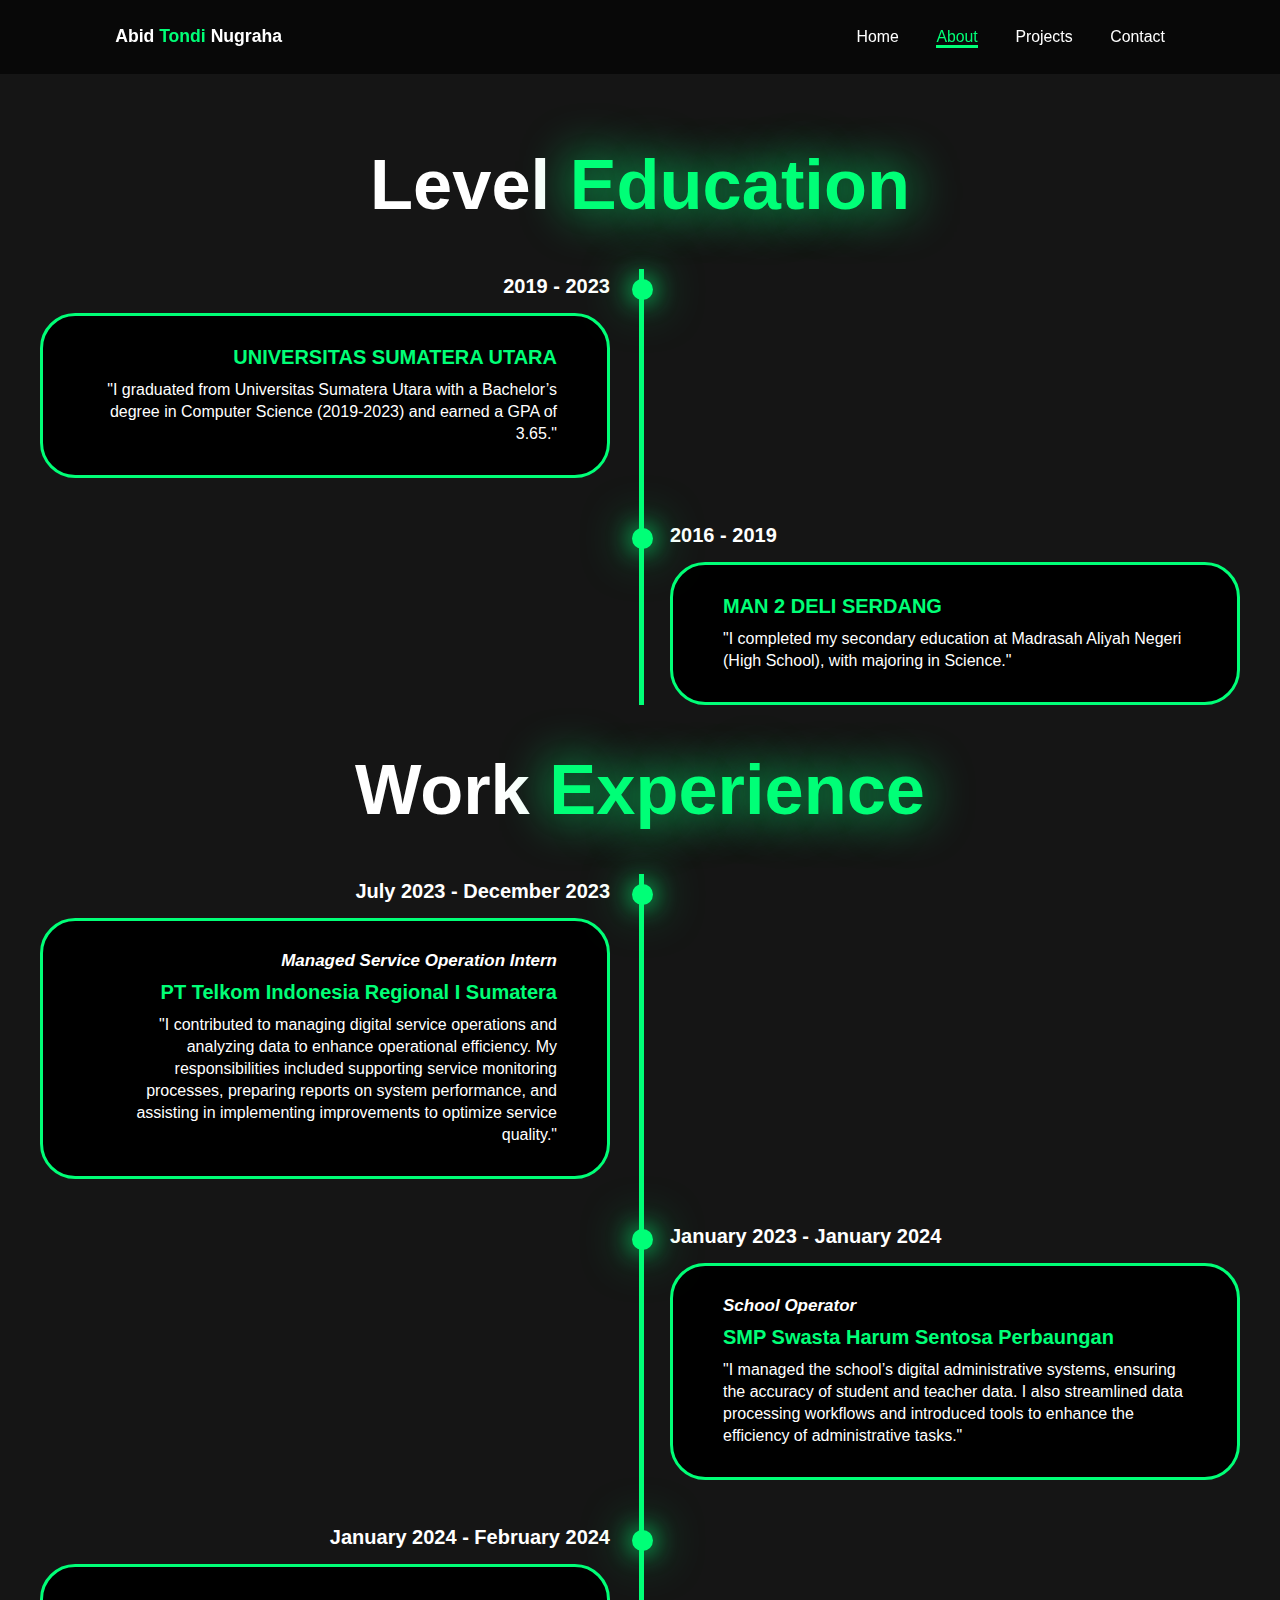
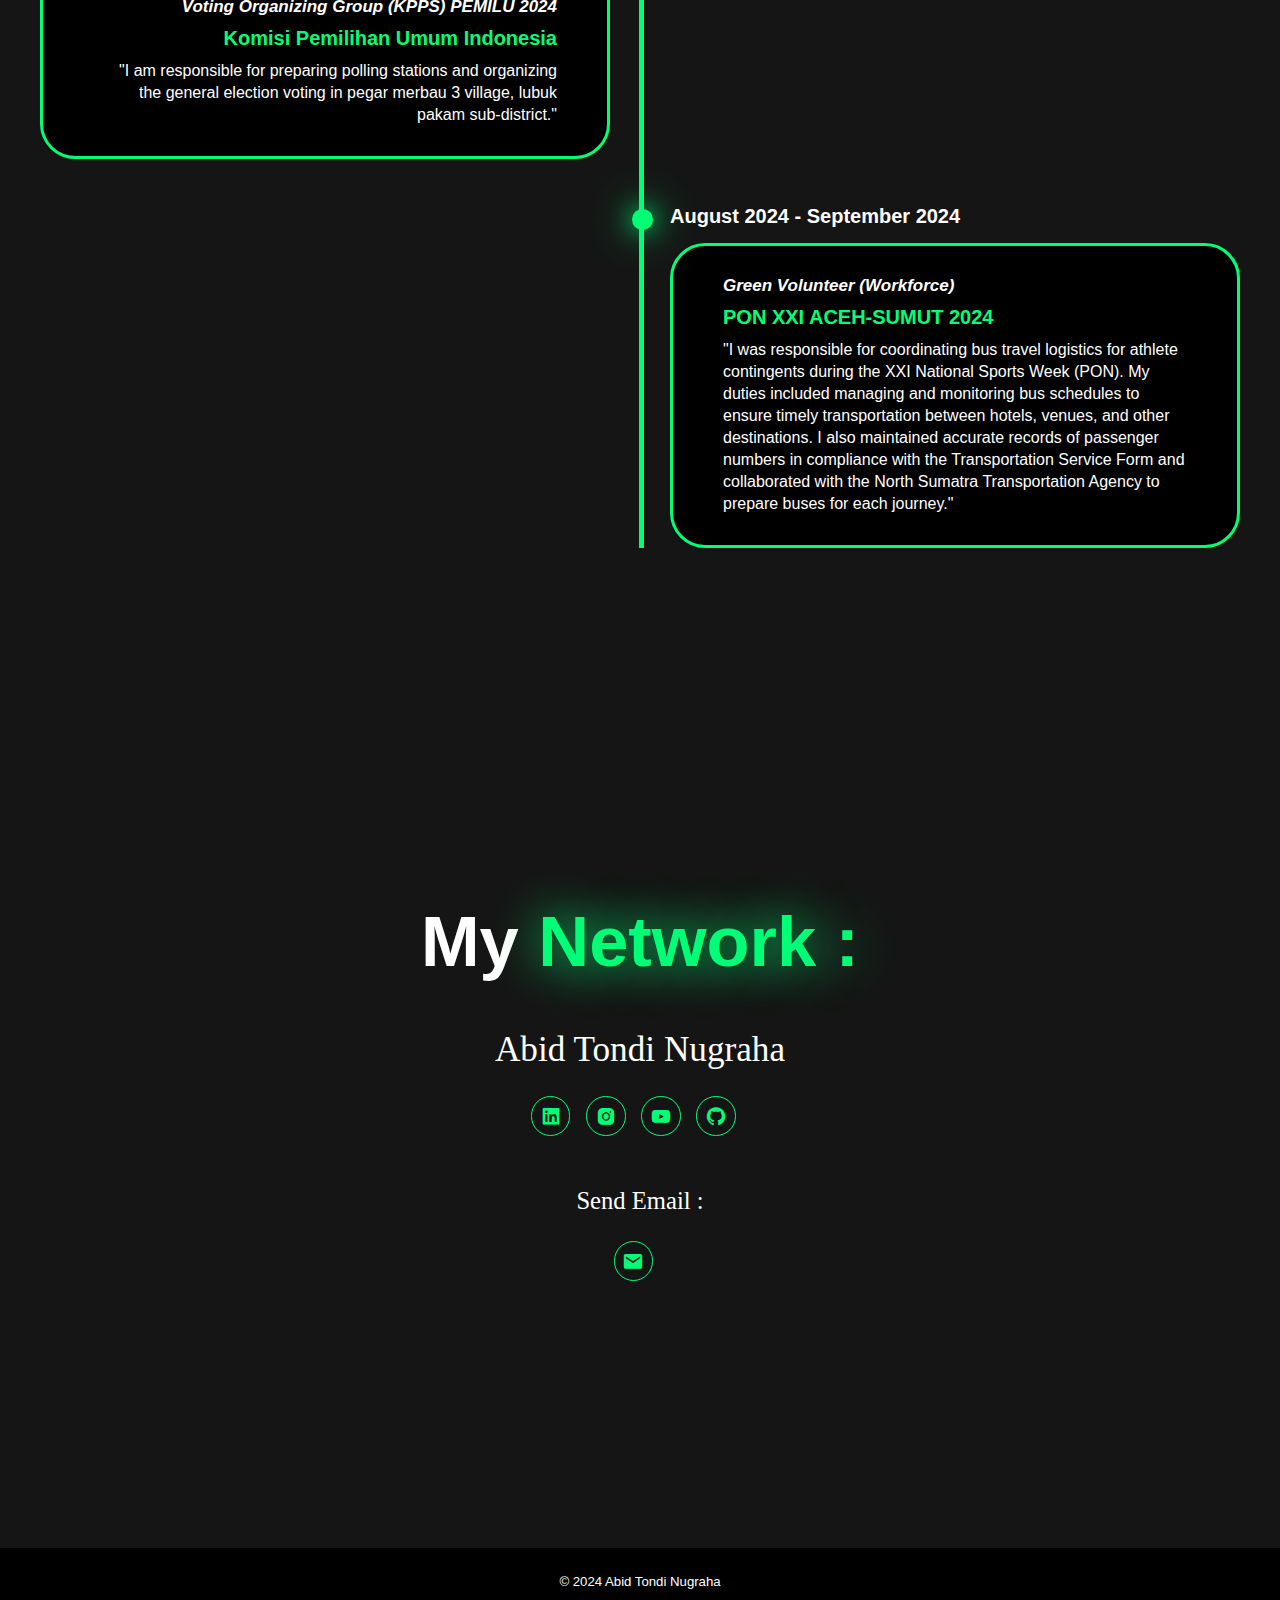
<file: portfolio/about.html>
<!DOCTYPE html>
<html lang="en">
<head>
    <meta charset="UTF-8">
    <meta name="viewport" content="width=device-width, initial-scale=1.0">
    <title>Abid's Portfolio</title>
    <link rel="stylesheet" href="style.css">
    <link href='https://unpkg.com/boxicons@2.1.4/css/boxicons.min.css' rel="stylesheet">
</head>
<body>
    <header class="header">
        <a href="#home" class="logo">Abid <span>Tondi</span> Nugraha</a>

        <i class='bx bx-menu' id="menu-icon">
        </i>

        <nav class="navbar"> 
                <a href="index.html">Home</a> 
                <a href="#education" class="active">About</a>
                <a href="#services">Projects</a>
                <a href="#contact">Contact</a>
        </nav> 
    </header>
    <section class="education" id="education">
        <h2 class="heading3">Level <Span>Education</Span></h2>

        <div class="timeline-items">
            
            <div class="timeline-item">
                <div class="timeline-dot"></div>
                    <div class="timeline-date">2019 - 2023</div>
                    <div class="timeline-content">
                        <h3>UNIVERSITAS SUMATERA UTARA</h3>
                        <p>"I graduated from Universitas Sumatera Utara with a Bachelor’s degree in Computer Science (2019-2023) and earned a GPA of 3.65."</p>
                    </div>
            </div>

            <div class="timeline-item">
                <div class="timeline-dot"></div>
                    <div class="timeline-date">2016 - 2019</div>
                    <div class="timeline-content">
                        <h3>MAN 2 DELI SERDANG</h3>
                        <p>"I completed my secondary education at Madrasah Aliyah Negeri (High School), with majoring in Science."</p>
                    </div>
            </div>
        </div>

        <h2 class="heading3">Work <Span>Experience</Span></h2>

        <div class="timeline-items">
            
            <div class="timeline-item">
                <div class="timeline-dot"></div>
                    <div class="timeline-date">July 2023 - December 2023</div>
                    <div class="timeline-content">
                        <h2>Managed Service Operation Intern</h2>
                        <h3>PT Telkom Indonesia Regional I Sumatera</h3>
                        <p>"I contributed to managing digital service operations and analyzing data to enhance operational efficiency. My responsibilities included supporting service monitoring processes, preparing reports on system performance, and assisting in implementing improvements to optimize service quality."</p>
                    </div>
            </div>

            <div class="timeline-item">
                <div class="timeline-dot"></div>
                    <div class="timeline-date">January 2023 - January 2024</div>
                    <div class="timeline-content">
                        <h2>School Operator</h2>
                        <h3>SMP Swasta Harum Sentosa Perbaungan</h3>
                        <p>"I managed the school’s digital administrative systems, ensuring the accuracy of student and teacher data. I also streamlined data processing workflows and introduced tools to enhance the efficiency of administrative tasks."</p>
                    </div>
            </div>

            <div class="timeline-item">
                <div class="timeline-dot"></div>
                    <div class="timeline-date">January 2024 - February 2024</div>
                    <div class="timeline-content">
                        <h2>Voting Organizing Group (KPPS) PEMILU 2024</h2>
                        <h3>Komisi Pemilihan Umum Indonesia</h3>
                        <p>"I am responsible for preparing polling stations and organizing the general election voting in pegar merbau 3 village, lubuk pakam sub-district."</p>
                    </div>
            </div>

            <div class="timeline-item">
                <div class="timeline-dot"></div>
                    <div class="timeline-date">August 2024 - September 2024</div>
                    <div class="timeline-content">
                        <h2>Green Volunteer (Workforce)</h2>
                        <h3>PON XXI ACEH-SUMUT 2024</h3>
                        <p>"I was responsible for coordinating bus travel logistics for athlete contingents during the XXI National Sports Week (PON). My duties included managing and monitoring bus schedules to ensure timely transportation between hotels, venues, and other destinations. I also maintained accurate records of passenger numbers in compliance with the Transportation Service Form and collaborated with the North Sumatra Transportation Agency to prepare buses for each journey."</p>
                    </div>
            </div>
            
        </div>
    </section>  

    <section class="contact" id="contact">
        <div class="contact-content">
            <h2 class="heading2">My <span>Network :</span></h2>
            <p>
                Abid Tondi Nugraha
            </p>
            <div class="social-icons">
                <a href="https://www.linkedin.com/in/abid-tondi-nugraha-253113230" target="_blank"><i class='bx bxl-linkedin-square'></i></a>
                <a href="https://www.instagram.com/a.tondi_ " target="_blank"><i class='bx bxl-instagram-alt'></i></a>
                <a href="https://youtube.com/@abidtondinugraha6503" target="_blank"><i class='bx bxl-youtube'></i></a>
                <a href="https://github.com/cyber-adiha" target="_blank"><i class='bx bxl-github'></i></a>
            </div>
            
            <div class="email">
                <p> Send Email : </p>
                    <div class="social-icons">
                     <a href="mailto:abidtondinugraha.com" target="_blank"><i class='bx bxs-envelope'></i></a>
                    </div>
            </div>
        </div>
    </section>

    <footer class="footer">
        <p>© 2024 Abid Tondi Nugraha</p>
    </footer>

    <script src="script.js"></script>
</body>
</html>
</file>
<file: style.css>
@import url('https://fonts.googleapis.com/css2?family=Poppins:ital,wght@0,100;0,200;0,300;0,400;0,500;0,600;0,700;0,800;0,900;1,100;1,200;1,300;1,400;1,500;1,600;1,700;1,800;1,900&display=swap');

*{
    margin: 0;
    padding: 0;
    box-sizing: border-box;
    text-decoration: none;
    border: none;
    outline: none;
    scroll-behavior: smooth;
    font-family: Poppins, 'Segoe UI', sans-serif;
}
:root{
    --bg-color : black;
    --second-bg-color : #151515;
    --bt-mode : white;
    --text-color : white;
    --text-color2 : black;
    --main-color : #00ff77;
    --text-gradient : linear-gradient(red, yellow, var(--main-color));
}

.lightmode{
    --bg-color : white;
    --second-bg-color : #e6e6e6;
    --bt-mode : black;
    --text-color : black;
    --text-color2 : white;
    --main-color : green;
    --text-gradient : linear-gradient(red,rgb(180, 180, 8), #01a14c);
}

/* Light-DarkMode */

#theme-switch{
    height: 50px;
    width: 50px;
    padding: 0;
    border-radius: 50%;
    background-color:var(--bt-mode);
    display: flex;
    justify-content: center;
    align-items: center;
    top: 20px;
    right: 20px; 
}

#theme-switch svg{
    fill: var(--bg-color);
}

#theme-switch svg:last-child{
    display: none;
}

.lightmode #theme-switch svg:first-child{
    display: none;
}

.lightmode #theme-switch svg:last-child{
    display: block;
}

/*Dark Mode End*/

html{
    font-size: 62.5%;
    overflow-x: hidden;
}

body{
    background-color: var(--bg-color);
    color: var(--text-color);
}

.header {
    position: sticky;
    top: 0;
    left : 0;
    width : 100%;
    padding : 3rem 9%;
    backdrop-filter: blur(10px);
    display: flex;
    justify-content: space-between;
    align-items: center;
    z-index: 100;
}
.logo{
    font-size: 2rem;
    color : var(--text-color);
    font-weight: 700;
    cursor: pointer;
    transition: 0.3s ease-in-out;
}

.logo:hover{
    transform: scale(1.1 );
}

.navbar a{
    font-size: 1.8rem;
    color: var(--text-color);
    margin-left: 4rem;
    font-weight: 500;
    transition: 0.3s ease-in-out;
    border-bottom: 3px solid transparent;
}

.navbar a:hover, 
.navbar a.active{
    color: var(--main-color);
    border-bottom: 3px solid var(--main-color);
}

#menu-icon{
    font-size: 3.6rem;
    color: var(--main-color);
    display: none;
}

section{
    min-height: 100vh;
    padding: 10rem 9% 10rem;
    align-items: center;
    align-content: center;
}

.home{
    display: flex;
    justify-content: center;
    align-items: center;
    flex-direction: column;
    gap: 1rem;
}

.home-content{
    display: flex;
    justify-content: center;
    align-items: center;
    flex-direction: column;
    text-align: center;
    margin-top: 3rem;
    margin-bottom: 5rem;
}

span{
    color: var(--main-color);
}

.logo span{
    color: var(--main-color);
}

.home-content h3{
    margin-bottom: 2rem;
    margin-top: 1rem;
    font-size: 3.5rem;
}

.home-content h1{
    font-size: 7rem;
    font-weight: 700;
    margin-top: 1.5rem;
    line-height: 1;
}

.home-img{
    border-radius: 50%;
}

.home-img img{
    position: relative;
    top: 3rem;
    width: 22vw;
    border-radius: 50%;
    box-shadow: 0 0 25px var(--main-color);
    cursor: pointer;
    transition: 0.4s ease-in-out;
}

.home-img img:hover{
    box-shadow: 0 0 50px var(--main-color), 0 0 100px var(--main-color);

}

.home-content p{
    font-size: 1.5rem;
    font-weight: 500;
    max-width: 1000px;
}

.social-icons a{
    display: inline-flex;
    justify-content: center;
    align-items: center;
    width: 4.5rem;
    height: 4.5rem;
    background: transparent;
    border: 0.2rem solid var(--main-color);
    font-size: 2.5rem;
    border-radius: 50%;
    color: var(--text-color);
    margin: 3rem 1.5rem 3rem 0;
    transition: 0.3s ease-in-out;
}

.social-icons a:hover{
    transform: scale(1.3)translateY(-5px);
    box-shadow: 0 0 25px var(--main-color);
    background-color: var(--main-color);
    color: var(--text-color2);
}

.btn{
    display: inline-block;
    padding: 1rem 2.8rem;
    background: var(--main-color);
    border-radius: 4rem;
    font-size: 1.6 rem;
    color: var(--bg-color);
    border: 2px solid transparent;
    letter-spacing: 0.1rem;
    font-weight: 600;
    transition: 0.3 ease-in-out;
    cursor: pointer;
}

.btn:hover{
    transform: scale(1.05);
    box-shadow: 0 0 25px var(--main-color);
    border-color: var(--main-color);
}

.btn-project{
    margin-top: 5rem;
    align-items: center;
    justify-content: center;
    display: flex;
}

.text-animation{
    font-size: 34px;
    font-weight: 600;
    min-width: 280px;
}

.text-animation span{
    position: relative;
}

.text-animation span::before{
    content: 'IT Enthusiast';
    color: var(--main-color);
    animation: words 20s infinite;
}

.text-animation span::after{
    content:"";
    background-color: var(--bg-color);
    position: absolute;
    width: calc(100% + 8px);
    height: 100%;
    border-left: 3px solid var(--bg-color);
    right: -8px;
    animation: cursor 0.6s infinite, typing 20s steps(14) infinite;
}

@keyframes cursor {
    to{
        border-left: 2px solid var(--main-color);
    }
}

@keyframes words {
    0%,20%{
        content: 'Front-End Developer';
    }
    21%,40%{
        content: 'Web Developer';
    }
    /* 41%,60%{
        content: 'Back-End Developer';
    }
    61%,80%{
        content: 'IT Support';
    } */
}

@keyframes typing{

    10%,
    15%,
    30%,
    35%,
    50%,
    55%,
    70%,
    75%,
    90%,
    95% {
        width: 0;
    }

    5%,
    20%,
    25%,
    40%,
    45%,
    60%,
    65%,
    80%,
    85%{
    
    width: calc(100% + 8px);
    }
}

.about{
    display: flex;
    justify-content: center;
    align-items: center;
    gap: 10rem;
    background: var(--second-bg-color);
    color: var(--text-color)
}

.about h2 span{
    color: var(--main-color);
    text-shadow: 0 0 50px var(--main-color);
}

.about-img{
    border-radius: 50%;
}

.about-img img{
    position: relative;
    width: 25vw;
    border-radius: 50%;
    box-shadow: 0 0 25px var(--main-color);
    top: 1rem;
    cursor: pointer;
    transition: 0.4s ease-in-out;
}

.about-img img:hover{
    box-shadow: 0 0 50px var(--main-color), 
                0 0 100px var(--main-color);
}

.heading{
    text-align: center;
    font-size: 8rem;
}

.about-content h2{
    text-align: left;
    line-height: 1.5;
}

.about-content h3{
    font-size: 2.6rem;
}

.about-content p{
    font-size: 2rem;
    margin: 2rem 0 3rem;
}

.about-content .text-animation span::before{
    content: 'IT Enthusiast';
    color: var(--main-color);
    animation: words 20s infinite;
}

.about-content .text-animation span::after{
    content:"";
    background-color: var(--second-bg-color);
    position: absolute;
    width: calc(100% + 8px);
    height: 100%;
    border-left: 3px solid var(--second-bg-color);
    right: -8px;
    animation: cursor 0.6s infinite, typing 20s steps(14) infinite;
}

::-webkit-scrollbar{
    width: 15px;
}

::-webkit-scrollbar-thumb{
    background-color: var(--main-color);
}

::-webkit-scrollbar-track{
    background-color: var(--bg-color);
    width: 50px;
}

.services{
    background-color: var(--bg-color);
    align-items: center;
    justify-content: center;
}

.services h2{
    color: var(--text-color);
}

.services h2 span{
    color: var(--main-color);
    text-shadow: 0 0 50px var(--main-color);
}

.services-container{
    display: grid;
    grid-template-columns: repeat(2,1fr);
    align-items: center;
    gap: 2.5rem;
    padding-top: 14rem;  
    padding-bottom: 8rem;  
    
}

.service-box{
    color: var(--main-color);
    width: 100%;
    border-radius: 3rem;
    cursor: pointer;
    transition: 0.3s ease-in-out;
    border-color: white;
    align-content: center;
    justify-content: center;
    aspect-ratio: 16/9;
    
}

.service-box:hover{
    transform: scale(1.03);
}

.service-box .service-info{
    display: flex;
    flex-direction: column;
    text-align: center;
    align-content: center;
    max-height: 200px;
    justify-content: center;
    align-items: center;
}

.service-info h4{
    font-size: 2.5rem;
    font-weight: 700;
    margin-bottom: 1rem;
    margin-top: 3rem;
}

.service-info p{
    font-size: 1.6rem;
    font-weight: 400;
    max-height: 100px;
}

.service-img img{
    border-radius: 10%;
    position:relative;
    width: 100%;
    cursor: pointer;
}

.contact{
    justify-content: center;
    align-items: center;
    background: var(--second-bg-color);
    color: var(--text-color);
    text-align: center;
}

.contact-content{
    padding-bottom: 1rem;
}
.contact h2 span{
    color: var(--main-color);
    text-shadow: 0 0 50px var(--main-color);
}

.heading2{
    text-align: center;
    font-size: 8rem;
}

.contact-content h1{
    padding-top: 5rem;
    background: var(--text-gradient);
    background-clip: text;
    color: transparent;
    font-size: 5em;
}

.contact-content h2{
    text-align: center;
    line-height: 1.5;
}

.contact-content p{
    font-size: 4rem;
    font-family: Georgia;
    margin-top: 1em;
}

/*===================================================================*/

.social{
  display: grid;
  place-items: center;
}
.socials-container{
  display: flex;
  gap: 20px;
  padding:3rem 0 3rem 0;
  }
  .socials-container a{
    padding: 1em;
    border-radius: 50%;
    height: 50px;
    width: 50px;
    box-sizing: border-box;
    flex-shrink: 0;
    display: grid;
    place-items: center;
    box-shadow: 0 5px 10px var(--main-color);
    fill: var(--text-color);
  }
  .socials-container a svg{
    height: 25px;
  }
  .socials-container a::before{
    content: attr(data-social);
    position: absolute;
    background-color: var(--main-color);/*Latar Apung*/
    color: var(--text-color2); /*Tulisan Apung*/
    text-decoration: none;
    padding: 0.5em 1em;
    border-radius: 100px;
    box-shadow: 0 5px 10px var(--main-color);
    transform: translateY(-30px) rotate(25deg);
    opacity: 0;
    transition: 200ms cubic-bezier(.42,0,.44,1.68);
    font-size: 1.5rem;
  }
  .socials-container a:hover{
    background-color: var(--main-color);
    fill: var(--text-color2);
  }
  .socials-container a::after{
    content: '';
    position: absolute;
    height: 0;
    width: 0;
    border-left: 8px solid transparent;
    border-right: 8px solid transparent;
    border-top: 10px solid var(--main-color);
    transform: translateY(0) rotate(25deg);
    opacity: 0;
    transition: 200ms cubic-bezier(.42,0,.44,1.68);
  }
  .socials-container a:hover::before{
    transform: translateY(-65px) rotate(0);
    opacity: 1;
  }
  .socials-container a:hover::after{
    transform: translateY(-42px) rotate(0);
    opacity: 1;
  }
  /*===================================================================*/

.heading3{
    text-align: center;
    font-size: 8rem;
    margin: 2rem 0;
}

.heading3 span{
    text-shadow: 0 0 50px var(--main-color);
}

.education{
    padding: 100px 15px;
    background: var(--bg-color);
}

.education h2{
    margin-bottom: 5rem;
}

.project{
    padding: 100px 15px;
    background: var(--bg-color);
}

.project h2{
    margin-bottom: 5rem;
}

.timeline-items{
    max-width: 1200px;
    margin: auto;
    display: flex;
    flex-wrap: wrap;
    position: relative;
}

.timeline-items::before{
    content: "";
    position: absolute;
    width: 5px;
    height: 100%;
    background-color:var(--main-color);
    left: calc(50% - 1px);
}

.timeline-item{
    margin-bottom: 40px;
    width: 100%;
    position: relative;
}

.timeline-item:last-child{ 
    margin-bottom: 0;
}

.timeline-item:nth-child(odd){
    padding-right: calc(50% + 30px);
    text-align: right;
}

.timeline-item:nth-child(even){
    padding-left: calc(50% + 30px);
}

.timeline-dot{
    height: 21px;
    width: 21px;
    background-color: var(--main-color);
    box-shadow: 0 0 25px var(--main-color),
                0 0 50px var(--main-color);
    position: absolute;
    left: calc(50% - 8px);
    border-radius: 50%;
    top: 10px;
}

.timeline-date{
    font-size: 20px;
    font-weight: 800;
    color: var(--text-color);
    margin: 6px 0 15px;
}

.timeline-content{
    background-color: var(--bg-color);
    border: 3px solid var(--main-color);
    padding: 30px 50px;
    border-radius: 4rem;
    box-shadow: 0 0 10 var(--main-color);
    cursor: pointer;
    transition: 0.3s ease-in-out;
}

.timeline-content:hover{
    transform: scale(1.05);
    box-shadow: 0 0 25px var(--main-color);
}

.timeline-content h3{
    font-size: 20px;
    color: var(--main-color);
    margin: 0 0 10px;
    font-weight: 700;
}

.timeline-content h2{
    font-size: 17px;
    color: var(--text-color);
    margin: 0 0 10px;
    font-weight: 700;
    font-style: italic  ;
}

.timeline-content p{
    color: var(--text-color);
    font-size: 16px;
    font-weight: 300;
    line-height: 22px;
}

.timeline-content ol{
    padding-left: 1.5rem;
}
.timeline-content li{
    font-size: 1.5rem;
}

.project .timeline-content p{
    color: var(--text-color);
    font-size: 16px;
    font-weight: 300;
    line-height: 22px;
    margin-bottom: 2em;
}

#current-time{
    color: var(--main-color);
    font-size: 2rem;
}

@media (max-width : 1285px) {

    html{
        font-size: 55%;
    }

    .services-container{
        grid-template-columns: repeat(2,1fr);
        margin: 0.5rem;
    }
}

@media (max-width : 1090px) {
    section{
        min-height: 30vh;
    }
}

@media (max-width : 991px) {
    header{
        padding: 2rem 3%;
    }

    .services-container{
        padding-top: 10rem;
    }

    section{
        padding: 5rem 3% 2rem;
    }

    .services{
        padding-bottom: 5rem;
    }

    .services-container{
        padding-bottom: 8rem;   
    }

    .contact-content{
        padding-top: 1rem;
    }
    
}

@media (max-width: 895px) {

    section{
        min-height: 50vh;
    }
    #menu-icon{
        display: block;
    }

    .navbar{
        position: absolute;
        top: 100%;
        right: 0;
        width: 50%;
        padding: 1rem 3%;
        background: rgba(0, 0, 0, 0.9);
        backdrop-filter: blur(20px);
        border-bottom-left-radius: 2rem;
        border-left: 2px solid var(--main-color);
        border-bottom: 2px solid var(--main-color);
        display: none;
    }

    .navbar.active{
        display: block;
    }

    .navbar a{
        display: block;
        font-size: 2em;
        margin: 3rem 0;
        color: white;
    }

    .home{
        flex-direction: column;
        margin: 5rem 4rem;
    }

    .home-content h3{
        font-size: 3.6rem;
    }

    .home-content h1{
        font-size: 8rem;
        margin-top: 3rem;
    }

    .home-content p{
        max-width: 600px;
        margin: 0 auto;
        margin-bottom: 3rem;
    }

    .home-img img{
        width : 50vw;
        margin-top: -2rem;
    }

    .about{
        flex-direction: column-reverse;
    }

    .about-content{
        margin: 0 2rem 4rem;
    }

    .about img{
        width: 50vw;
        margin-top: 1rem;
        margin-bottom: 0;
    }

    .service h4, p{
        font-size: 4rem;
    }

    .service-img img{
        width: 75%;
    }

    .services-container{
        padding-top: 3rem;
        padding-bottom: 3rem;   

    }

    .service-box{
        margin-top: 3rem;
    }

    .services-container{
        grid-template-columns: repeat(1,1fr);
    }

    .timeline-content{
        align-items: center;
        padding: 30px 10px;
        text-align: center;
    }
    
}

@media (max-width : 700px) {

    .service-box{
        margin-top: 3rem;
    }
    .service-info h4, p{
        font-size: 2rem;
    }
}

@media (max-width : 480px) {

    section{
        min-height: 20vh;
    }

    .timeline-content{
        align-items: center;
        padding: 30px 10px;
        text-align: center;
    }
    .timeline-content h3 {
        font-size: 1.6em;
    }

    .timeline-content p {
        font-size: 1.3em;
    }

    .timeline-date {
        font-size: 1.6em;
    }

    .heading{
        font-size: 6em;
    }

    .heading3{
        font-size: 5.5em;
    }

    .home-content h1{
        font-size: 6em;
    }


    .contact-content p{
        font-size: 3rem;
    }
    .contact-content .heading2{
        font-size: 5em;
    }
    


}

footer {
    text-align: center;
    align-items: center;
    color: var(--text-color);
    padding: 1em 0;
    margin-top: 2em;
    margin-bottom: 2em;
}

footer p{
    font-size: 1.5em;
}

/* Styling untuk layar pemuatan */
.loading-screen {
    position: fixed;
    top: 0;
    left: 0;
    width: 100%;
    height: 100%;
    background-color: #000;
    z-index: 10000; /* Pastikan di atas semua elemen */
    display: flex;
    justify-content: center;
    align-items: center;
}

/* Spinner animasi */
.spinner {
    width: 50px;
    height: 50px;
    border: 5px solid rgba(255, 255, 255, 0.3);
    border-top: 5px solid var(--main-color);
    border-radius: 50%;
    animation: spin 1s linear infinite;
}

/* Animasi putar */
@keyframes spin {
    0% {
        transform: rotate(0deg);
    }
    100% {
        transform: rotate(360deg);
    }
}

/* Sembunyikan layar pemuatan setelah selesai */
.hidden {
    opacity: 0;
    visibility: hidden;
    transition: opacity 1s ease, visibility 1s ease;
}
</file>
<file: portfolio/style.css>
*{
    margin: 0;
    padding: 0;
    box-sizing: border-box;
    text-decoration: none;
    border: none;
    outline: none;
    scroll-behavior: smooth;
    font-family: "Poppins", sans-serif;   
}
:root{
    --bg-color : black;
    --second-bg-color : #151515;
    --text-color : white;
    --main-color : #00ff77;
}

html{
    font-size: 62.5%;
    overflow-x: hidden;
}

body{
    background-color: var(--bg-color);
    color: var(--text-color);
}

.header {
    position: fixed;
    top: 0;
    left : 0;
    width : 100%;
    padding : 3rem 9%;
    background: rgba(0, 0, 0, 0.6);
    backdrop-filter: blur(10px);
    display: flex;
    justify-content: space-between;
    align-items: center;
    z-index: 100;
}
.logo{
    font-size: 2rem;
    color : var(--text-color);
    font-weight: 700;
    cursor: pointer;
    transition: 0.3s ease-in-out;
}

.logo:hover{
    transform: scale(1.1 );
}

.navbar a{
    font-size: 1.8rem;
    color: white;
    margin-left: 4rem;
    font-weight: 500;
    transition: 0.3s ease-in-out;
    border-bottom: 3px solid transparent;
}

.navbar a:hover, 
.navbar a.active{
    color: var(--main-color);
    border-bottom: 3px solid var(--main-color);
}

#menu-icon{
    font-size: 3.6rem;
    color: var(--main-color);
    display: none;
}

section{
    min-height: 100vh;
    padding: 10rem 9% 10rem;
}

.home{
    display: flex;
    justify-content: center;
    align-items: center;
    flex-direction: column;
    gap: 1rem;
}

.home-content{
    display: flex;
    justify-content: center;
    align-items: center;
    flex-direction: column;
    text-align: center;
    margin-top: 3rem;
    margin-bottom: 3rem;
}

span{
    color: var(--main-color);
}

.logo span{
    color: var(--main-color);
}

.home-content h3{
    margin-bottom: 2rem;
    margin-top: 1rem;
    font-size: 3.5rem;
}

.home-content h1{
    font-size: 7rem;
    font-weight: 700;
    margin-top: 1.5rem;
    line-height: 1;
}

.home-img{
    border-radius: 50%;
}

.home-img img{
    position: relative;
    top: 3rem;
    width: 22vw;
    border-radius: 50%;
    box-shadow: 0 0 25px var(--main-color);
    cursor: pointer;
    transition: 0.4s ease-in-out;
}

.home-img img:hover{
    box-shadow: 0 0 50px var(--main-color), 0 0 100px var(--main-color);

}

.home-content p{
    font-size: 1.5rem;
    font-weight: 500;
    max-width: 1000px;
}

.social-icons a{
    display: inline-flex;
    justify-content: center;
    align-items: center;
    width: 4.5rem;
    height: 4.5rem;
    background: transparent;
    border: 0.2rem solid var(--main-color);
    font-size: 2.5rem;
    border-radius: 50%;
    color: var(--main-color);
    margin: 3rem 1.5rem 3rem 0;
    transition: 0.3s ease-in-out;
}

.social-icons a:hover{
    transform: scale(1.3)translateY(-5px);
    box-shadow: 0 0 25px var(--main-color);
    background-color: var(--main-color);
    color: black;
}

.btn{
    display: inline-block;
    padding: 1rem 2.8rem;
    background: var(--main-color);
    border-radius: 4rem;
    font-size: 1.6 rem;
    color: black;
    border: 2px solid transparent;
    letter-spacing: 0.1rem;
    font-weight: 600;
    transition: 0.3 ease-in-out;
    cursor: pointer;
}

.btn:hover{
    transform: scale(1.05);
    background-color: black ;
    box-shadow: 0 0 25px var(--main-color);
    border-color: var(--main-color);
    color: var(--main-color)
}

.text-animation{
    font-size: 34px;
    font-weight: 600;
    min-width: 280px;
}

.text-animation span{
    position: relative;
}

.text-animation span::before{
    content: 'IT Enthusiast';
    color: var(--main-color);
    animation: words 20s infinite;
}

.text-animation span::after{
    content:"";
    background-color: var(--bg-color);
    position: absolute;
    width: calc(100% + 8px);
    height: 100%;
    border-left: 3px solid var(--bg-color);
    right: -8px;
    animation: cursor 0.6s infinite, typing 20s steps(14) infinite;
}

@keyframes cursor {
    to{
        border-left: 2px solid var(--main-color);
    }
}

@keyframes words {
    0%,20%{
        content: 'Front-End Developer';
    }
    21%,40%{
        content: 'ML Developer';
    }
    /* 41%,60%{
        content: 'Back-End Developer';
    }
    61%,80%{
        content: 'IT Support';
    } */
}

@keyframes typing{

    10%,
    15%,
    30%,
    35%,
    50%,
    55%,
    70%,
    75%,
    90%,
    95% {
        width: 0;
    }

    5%,
    20%,
    25%,
    40%,
    45%,
    60%,
    65%,
    80%,
    85%{
    
    width: calc(100% + 8px);
    }
}

.about{
    display: flex;
    justify-content: center;
    align-items: center;
    gap: 10rem;
    background: var(--second-bg-color);
    color: white;
}

.about h2 span{
    color: var(--main-color);
    text-shadow: 0 0 50px var(--main-color);
}

.about-img{
    border-radius: 50%;
}

.about-img img{
    position: relative;
    width: 25vw;
    border-radius: 50%;
    box-shadow: 0 0 25px var(--main-color);
    top: 1rem;
    cursor: pointer;
    transition: 0.4s ease-in-out;
}

.about-img img:hover{
    box-shadow: 0 0 50px var(--main-color), 
                0 0 100px var(--main-color);
}

.heading{
    text-align: center;
    font-size: 8rem;
}

.about-content h2{
    text-align: left;
    line-height: 1.5;
}

.about-content h3{
    font-size: 2.6rem;
}

.about-content p{
    font-size: 1.6rem;
    margin: 2rem 0 3rem;
}

.about-content .text-animation span::before{
    content: 'IT Enthusiast';
    color: var(--main-color);
    animation: words 20s infinite;
}

.about-content .text-animation span::after{
    content:"";
    background-color: var(--second-bg-color);
    position: absolute;
    width: calc(100% + 8px);
    height: 100%;
    border-left: 3px solid var(--second-bg-color);
    right: -8px;
    animation: cursor 0.6s infinite, typing 20s steps(14) infinite;
}

::-webkit-scrollbar{
    width: 15px;
}

::-webkit-scrollbar-thumb{
    background-color: var(--main-color);
}

::-webkit-scrollbar-track{
    background-color: var(--bg-color);
    width: 50px;
}

.services{
    background-color: var(--bg-color);
    color: white;
}

.services h2{
    margin-bottom: 5rem;
    color: white;
}

.services h2 span{
    color: var(--main-color);
    text-shadow: 0 0 50px var(--main-color);
}

.services-container{
    display: grid;
    grid-template-columns: repeat(3,1fr);
    align-items: center;
    gap: 2.5rem;    
}

.service-box{
    background-color: black;
    color: var(--main-color);
    height: 200px;
    border-radius: 3rem;
    cursor: pointer;
    transition: 0.3s ease-in-out;
    border-color: white;
    border: 0.2rem solid var(--main-color);
}

.service-box:hover{
    background: var(--main-color);
    color: black;
    transform: scale(1.03);
}

.service-box .service-info{
    display: flex;
    flex-direction: column;
    text-align: left;
    max-height: 200px;
    justify-content: center;
    align-items: baseline;
    padding: 5em;
    padding-top: 10em;
    padding-bottom: 10em;
}

.service-info h4{
    font-size: 2.5rem;
    font-weight: 700;
    margin-bottom: 1rem;
}

.service-info p{
    font-size: 1.6rem;
    font-weight: 400;
    max-height: 100px;
    margin: auto;
}

.contact{
    display: flex;
    justify-content: center;
    align-items: center;
    gap: 10rem;
    background: var(--second-bg-color);
    color: white;
    text-align: center;
}

.contact h2 span{
    color: var(--main-color);
    text-shadow: 0 0 50px var(--main-color);
}

.heading2{
    text-align: center;
    font-size: 8rem;
}

.contact-content h2{
    text-align: center;
    line-height: 1.5;
}

.contact-content p{
    font-size: 4rem;
    font-family: Georgia;
    margin-top: 1em;;
}

.contact-content .text-animation span::before{
    content: 'IT Enthusiast';
    color: var(--main-color);
    animation: words 20s infinite;
}

.contact-content .text-animation span::after{
    content:"";
    background-color: var(--second-bg-color);
    position: absolute;
    width: calc(100% + 8px);
    height: 100%;
    border-left: 3px solid var(--second-bg-color);
    right: -8px;
    animation: cursor 0.6s infinite, typing 20s steps(14) infinite;
}

.contact-content .email p{
    font-size: 2.8em;
    text-align: center;
    align-items: center;
}

.heading3{
    text-align: center;
    font-size: 8rem;
    margin: 5rem 0;
}

.heading3 span{
    text-shadow: 0 0 50px var(--main-color);
}

.education{
    padding: 100px 15px;
    background: var(--second-bg-color);
}

.education h2{
    margin-bottom: 5rem;
}

.timeline-items{
    max-width: 1200px;
    margin: auto;
    display: flex;
    flex-wrap: wrap;
    position: relative;
}

.timeline-items::before{
    content: "";
    position: absolute;
    width: 5px;
    height: 100%;
    background-color:var(--main-color);
    left: calc(50% - 1px);
}

.timeline-item{
    margin-bottom: 40px;
    width: 100%;
    position: relative;
}

.timeline-item:last-child{ 
    margin-bottom: 0;
}

.timeline-item:nth-child(odd){
    padding-right: calc(50% + 30px);
    text-align: right;
}

.timeline-item:nth-child(even){
    padding-left: calc(50% + 30px);
}

.timeline-dot{
    height: 21px;
    width: 21px;
    background-color: var(--main-color);
    box-shadow: 0 0 25px var(--main-color),
                0 0 50px var(--main-color);
    position: absolute;
    left: calc(50% - 8px);
    border-radius: 50%;
    top: 10px;
}

.timeline-date{
    font-size: 20px;
    font-weight: 800;
    color: white;
    margin: 6px 0 15px;
}

.timeline-content{
    background-color: var(--bg-color);
    border: 3px solid var(--main-color);
    padding: 30px 50px;
    border-radius: 4rem;
    box-shadow: 0 0 10 var(--main-color);
    cursor: pointer;
    transition: 0.3s ease-in-out;
}

.timeline-content:hover{
    transform: scale(1.05);
    box-shadow: 0 0 25px var(--main-color);
}

.timeline-content h3{
    font-size: 20px;
    color: var(--main-color);
    margin: 0 0 10px;
    font-weight: 700;
}

.timeline-content h2{
    font-size: 17px;
    color: white;
    margin: 0 0 10px;
    font-weight: 700;
    font-style: italic  ;
}

.timeline-content p{
    color: white;
    font-size: 16px;
    font-weight: 300;
    line-height: 22px;
}

@media (max-width : 1285px) {
    html{
        font-size: 55%;
    }

    .services-container{
        padding-bottom: 7rem;
        grid-template-columns: repeat(2,1fr);
        margin: 0.5rem;
    }
}

@media (max-width : 991px) {
    header{
        padding: 2rem 3%;
    }

    section{
        padding: 10rem 3% 2rem;
    }

    .services{
        padding-bottom: 7rem;
    }
}

@media (max-width: 895px) {
    #menu-icon{
        display: block;
    }

    .navbar{
        position: absolute;
        top: 100%;
        right: 0;
        width: 50%;
        padding: 1rem 3%;
        background: rgba(0, 0, 0, 0.9);
        backdrop-filter: blur(20px);
        border-bottom-left-radius: 2rem;
        border-left: 2px solid var(--main-color);
        border-bottom: 2px solid var(--main-color);
        display: none;
    }

    .navbar.active{
        display: block;
    }

    .navbar a{
        display: block;
        font-size: 2em;
        margin: 3rem 0;
        color: white;
    }

    .home{
        flex-direction: column;
        margin: 5rem 4rem;
    }

    .home-content h3{
        font-size: 3.6rem;
    }

    .home-content h1{
        font-size: 8rem;
        margin-top: 3rem;
    }

    .home-content p{
        max-width: 600px;
        margin: 0 auto;
        margin-bottom: 3rem;
    }

    .home-img img{
        width : 50vw;
        margin-top: -2rem;
    }

    .about{
        flex-direction: column-reverse;
    }

    .about-content{
        margin: 0 2rem 4rem;
    }

    .about img{
        width: 50vw;
        margin-top: 1rem;
        margin-bottom: 3rem;
    }

    .services h2{
        margin-top: 3rem;
    }

    .services-container{
        grid-template-columns: repeat(1,1fr);
    }

}

footer {
    text-align: center;
    align-items: center;
    background-color: black;
    color: white;
    padding: 1em 0;
    margin-top: 2em;
    margin-bottom: 2em;
}

footer p{
    font-size: 1.5em;
}
</file>
